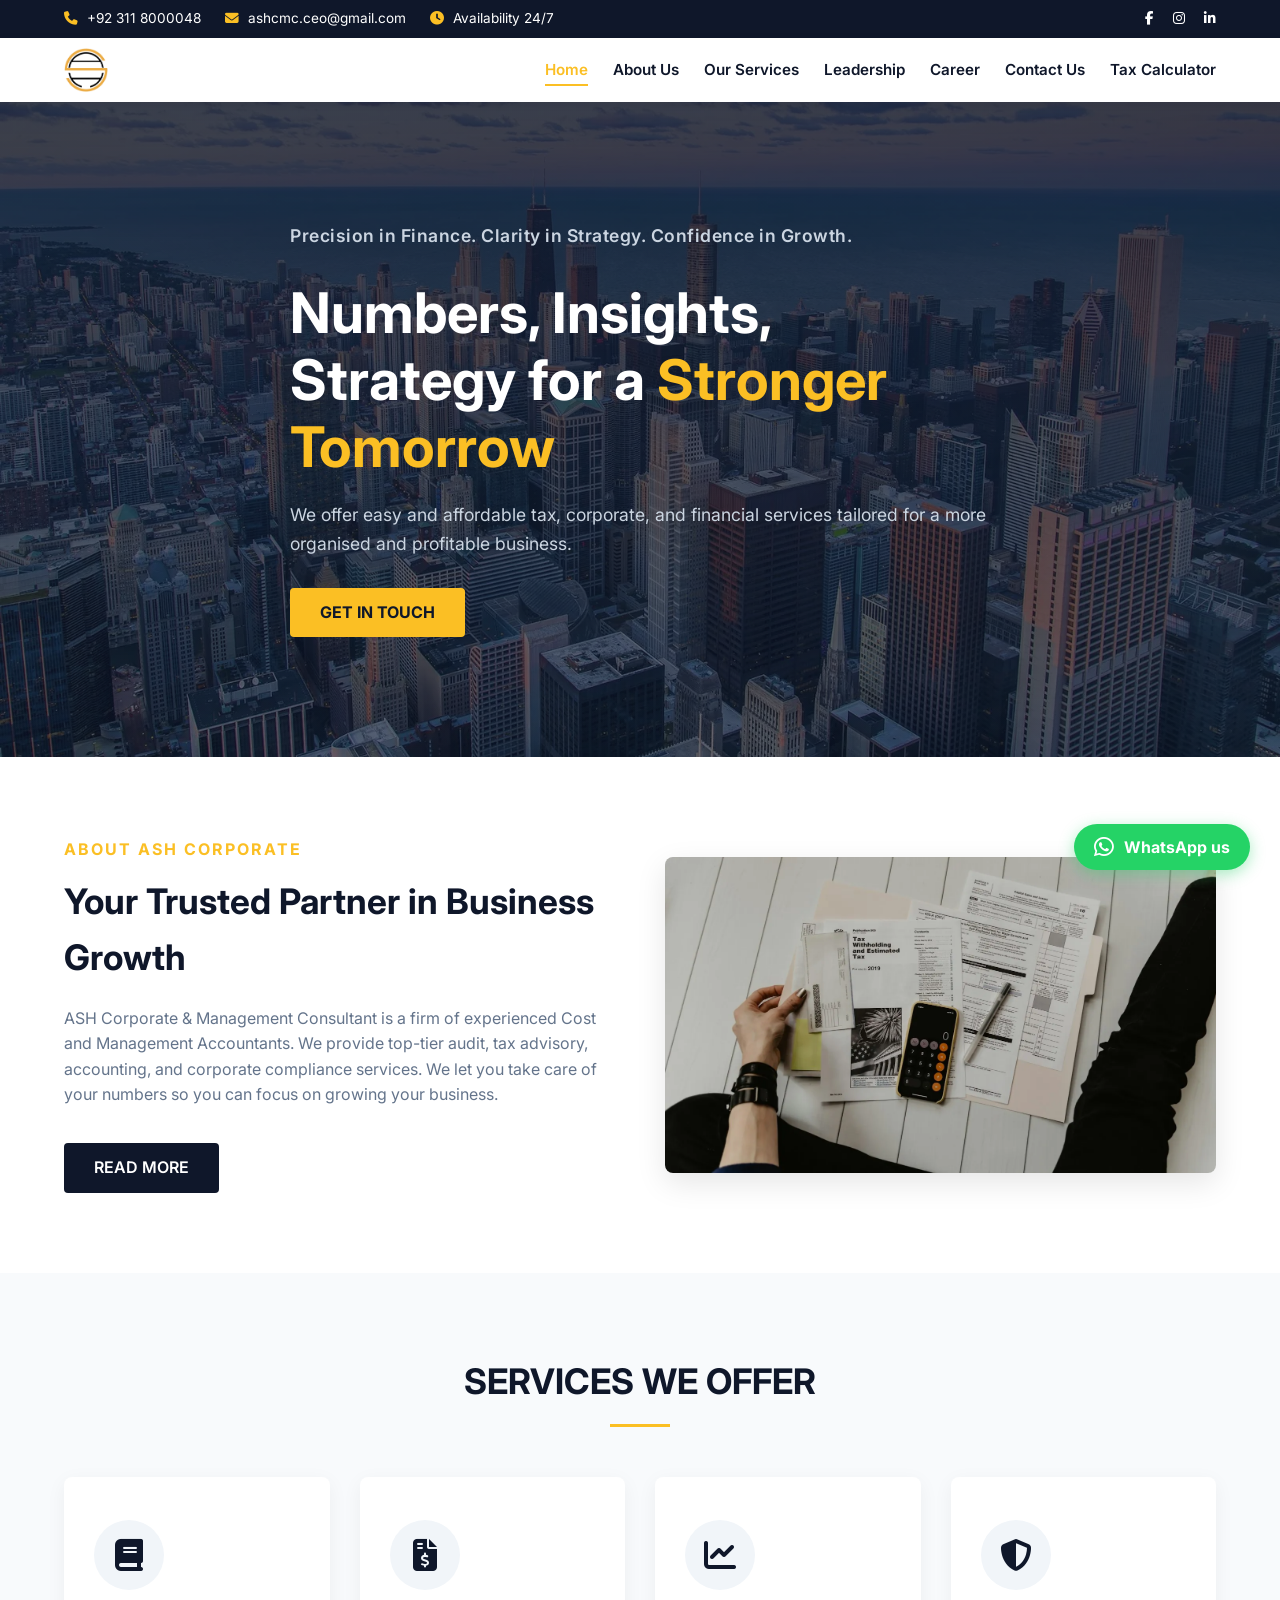
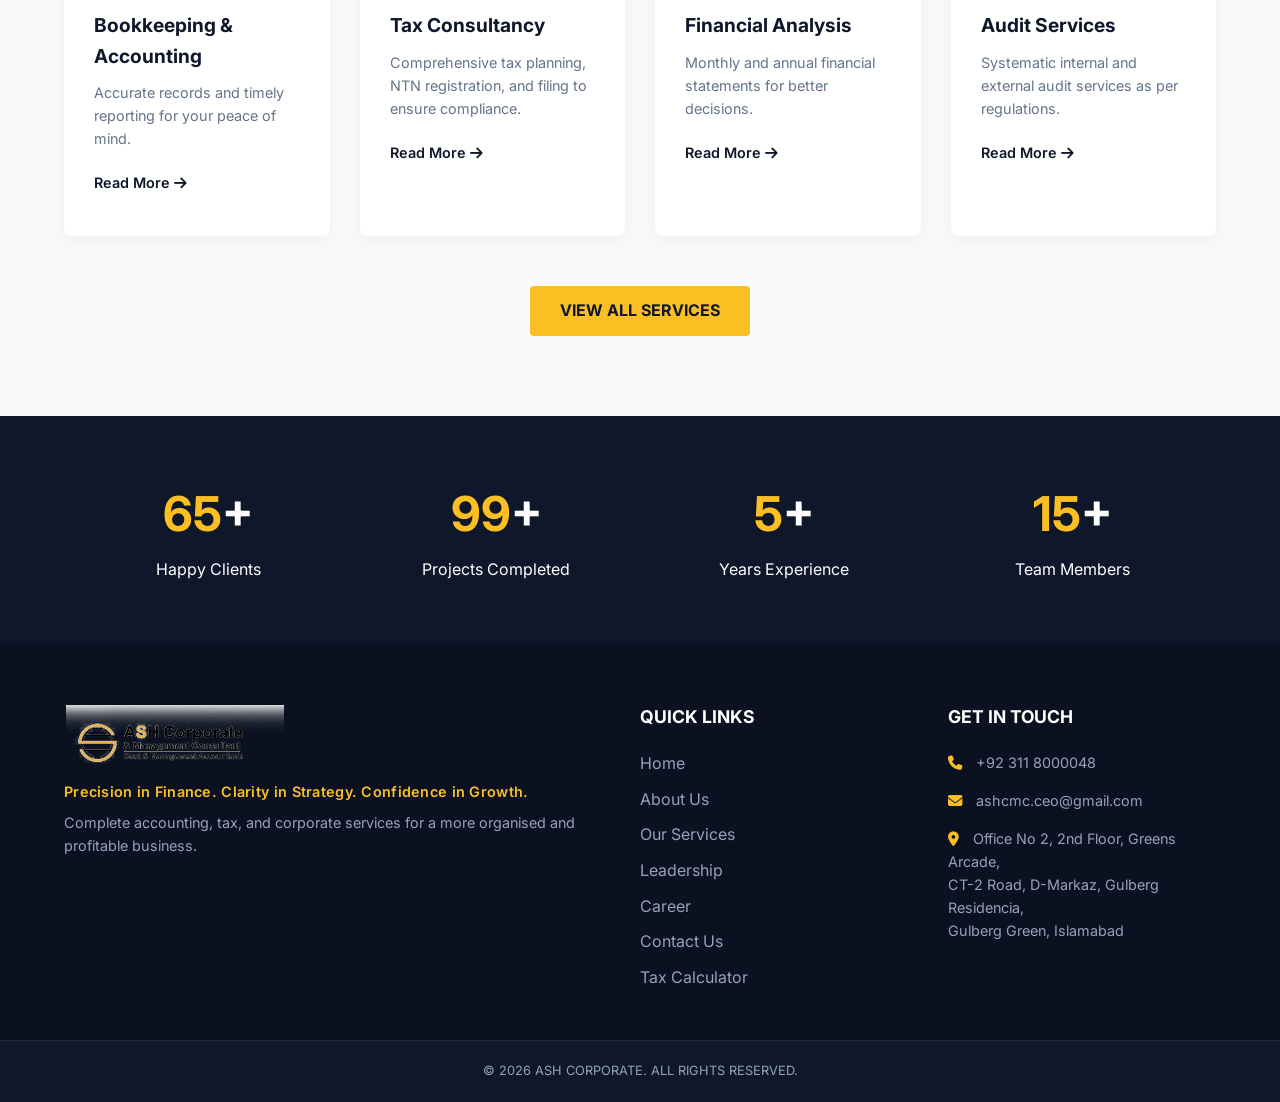
<file: index.html>
<!DOCTYPE html>
<html lang="en">
<head>
    <meta charset="UTF-8">
    <meta name="viewport" content="width=device-width, initial-scale=1.0">
    <title>ASH Corporate | Cost & Management Accountants</title>
    <meta name="description" content="ASH Corporate & Management Consultant, providing tax, corporate, audit, accounting, and financial services in Islamabad.">
    <!-- Favicon -->
    <link rel="icon" href="notlog-favicon.ico">
    <!-- Google Fonts -->
    <link href="https://fonts.googleapis.com/css2?family=Inter:wght@300;400;600;700&display=swap" rel="stylesheet">
    <!-- Font Awesome for Icons -->
    <link rel="stylesheet" href="https://cdnjs.cloudflare.com/ajax/libs/font-awesome/6.4.0/css/all.min.css">
    <!-- Main Stylesheet -->
    <link rel="stylesheet" href="css/style.css">
</head>
<body>

    <!-- Top Bar -->
    <div class="top-bar">
        <div class="container top-bar-flex">
            <div class="top-info">
                <span><i class="fa-solid fa-phone"></i> +92 311 8000048</span>
                <span><i class="fa-solid fa-envelope"></i> ashcmc.ceo@gmail.com</span>
                <span class="top-hours"><i class="fa-solid fa-clock"></i> Availability 24/7</span>
            </div>
            <div class="top-social">
                <a href="https://www.facebook.com/ashcmc" target="_blank" rel="noopener" aria-label="Facebook"><i class="fa-brands fa-facebook-f"></i></a>
                <a href="https://www.instagram.com/ashcmc" target="_blank" rel="noopener" aria-label="Instagram"><i class="fa-brands fa-instagram"></i></a>
                <a href="https://www.linkedin.com/company/ashcmc" target="_blank" rel="noopener" aria-label="LinkedIn"><i class="fa-brands fa-linkedin-in"></i></a>
            </div>
        </div>
    </div>

    <!-- Header / Navbar -->
    <header class="navbar">
        <div class="container nav-flex">
            <a href="index.html" class="logo">
                <img src="logo.webp" alt="ASH Corporate Logo">
            </a>
            <nav>
                <button class="menu-toggle" aria-label="Toggle navigation menu"><i class="fa-solid fa-bars"></i></button>
                <ul class="nav-links">
                    <li><a href="index.html" class="active">Home</a></li>
                    <li><a href="about.html">About Us</a></li>
                    <li><a href="services.html">Our Services</a></li>
                    <li><a href="leadership.html">Leadership</a></li>
                    <li><a href="career.html">Career</a></li>
                    <li><a href="contact.html">Contact Us</a></li>
                    <li><a href="tax.html">Tax Calculator</a></li>
                </ul>
            </nav>
        </div>
    </header>

    <!-- Hero Section -->
    <section class="hero">
        <div class="container hero-content">
            <p class="hero-tagline">Precision in Finance. Clarity in Strategy. Confidence in Growth.</p>
            <h1>Numbers, Insights, Strategy for a <span>Stronger Tomorrow</span></h1>
            <p>We offer easy and affordable tax, corporate, and financial services tailored for a more organised and profitable business.</p>
            <a href="contact.html" class="btn-primary">GET IN TOUCH</a>
        </div>
    </section>

    <!-- Quick About Section -->
    <section class="about-preview section-padding">
        <div class="container about-grid">
            <div class="about-text">
                <h4 class="sub-heading">ABOUT ASH CORPORATE</h4>
                <h2>Your Trusted Partner in Business Growth</h2>
                <p>ASH Corporate & Management Consultant is a firm of experienced Cost and Management Accountants. We provide top-tier audit, tax advisory, accounting, and corporate compliance services. We let you take care of your numbers so you can focus on growing your business.</p>
                <a href="about.html" class="btn-secondary">READ MORE</a>
            </div>
            <div class="about-image">
                <img src="img/about-team.webp" alt="Accounting Team">
            </div>
        </div>
    </section>

    <!-- Services Section -->
    <section class="services-preview section-padding bg-light">
        <div class="container">
            <div class="section-title">
                <h2>SERVICES WE OFFER</h2>
                <div class="divider"></div>
            </div>
            <div class="services-grid">
                <!-- Service 1 -->
                <div class="service-card">
                    <div class="icon-box"><i class="fa-solid fa-book"></i></div>
                    <h3>Bookkeeping & Accounting</h3>
                    <p>Accurate records and timely reporting for your peace of mind.</p>
                    <a href="services.html" class="read-more">Read More <i class="fa-solid fa-arrow-right"></i></a>
                </div>
                <!-- Service 2 -->
                <div class="service-card">
                    <div class="icon-box"><i class="fa-solid fa-file-invoice-dollar"></i></div>
                    <h3>Tax Consultancy</h3>
                    <p>Comprehensive tax planning, NTN registration, and filing to ensure compliance.</p>
                    <a href="services.html" class="read-more">Read More <i class="fa-solid fa-arrow-right"></i></a>
                </div>
                <!-- Service 3 -->
                <div class="service-card">
                    <div class="icon-box"><i class="fa-solid fa-chart-line"></i></div>
                    <h3>Financial Analysis</h3>
                    <p>Monthly and annual financial statements for better decisions.</p>
                    <a href="services.html" class="read-more">Read More <i class="fa-solid fa-arrow-right"></i></a>
                </div>
                <!-- Service 4 -->
                <div class="service-card">
                    <div class="icon-box"><i class="fa-solid fa-shield-halved"></i></div>
                    <h3>Audit Services</h3>
                    <p>Systematic internal and external audit services as per regulations.</p>
                    <a href="services.html" class="read-more">Read More <i class="fa-solid fa-arrow-right"></i></a>
                </div>
            </div>
            <div class="center-btn">
                <a href="services.html" class="btn-primary">VIEW ALL SERVICES</a>
            </div>
        </div>
    </section>

    <!-- Stats Section -->
    <section class="stats-section">
        <div class="container stats-grid">
            <div class="stat-item">
                <h2>65<span>+</span></h2>
                <p>Happy Clients</p>
            </div>
            <div class="stat-item">
                <h2>99<span>+</span></h2>
                <p>Projects Completed</p>
            </div>
            <div class="stat-item">
                <h2>5<span>+</span></h2>
                <p>Years Experience</p>
            </div>
            <div class="stat-item">
                <h2>15<span>+</span></h2>
                <p>Team Members</p>
            </div>
        </div>
    </section>

    <!-- Footer -->
    <footer>
        <div class="container footer-grid">
            <div class="footer-brand">
                <img src="img/ash-corporate-logo-transparent.webp" alt="ASH Corporate &amp; Management Consultant">
                <p class="footer-tagline">Precision in Finance. Clarity in Strategy. Confidence in Growth.</p>
                <p>Complete accounting, tax, and corporate services for a more organised and profitable business.</p>
            </div>
            <div class="footer-links">
                <h3>QUICK LINKS</h3>
                <ul>
                    <li><a href="index.html">Home</a></li>
                    <li><a href="about.html">About Us</a></li>
                    <li><a href="services.html">Our Services</a></li>
                    <li><a href="leadership.html">Leadership</a></li>
                    <li><a href="career.html">Career</a></li>
                    <li><a href="contact.html">Contact Us</a></li>
                    <li><a href="tax.html">Tax Calculator</a></li>
                </ul>
            </div>
            <div class="footer-contact">
                <h3>GET IN TOUCH</h3>
                <p><i class="fa-solid fa-phone"></i> +92 311 8000048</p>
                <p><i class="fa-solid fa-envelope"></i> ashcmc.ceo@gmail.com</p>
                <p><i class="fa-solid fa-location-dot"></i> Office No 2, 2nd Floor, Greens Arcade,<br>CT-2 Road, D-Markaz, Gulberg Residencia,<br>Gulberg Green, Islamabad</p>
            </div>
        </div>
        <div class="footer-bottom">
            <p>&copy; 2026 ASH CORPORATE. ALL RIGHTS RESERVED.</p>
        </div>
    </footer>


    <!-- Floating WhatsApp Button -->
    <a id="whatsapp-btn" href="https://wa.me/923118000048" target="_blank" rel="noopener" aria-label="Chat with ASH Corporate on WhatsApp">
        <i class="fa-brands fa-whatsapp"></i>
        <span>WhatsApp us</span>
    </a>

    <!-- Main JavaScript -->
    <script src="js/main.js"></script>
</body>
</html>
</file>
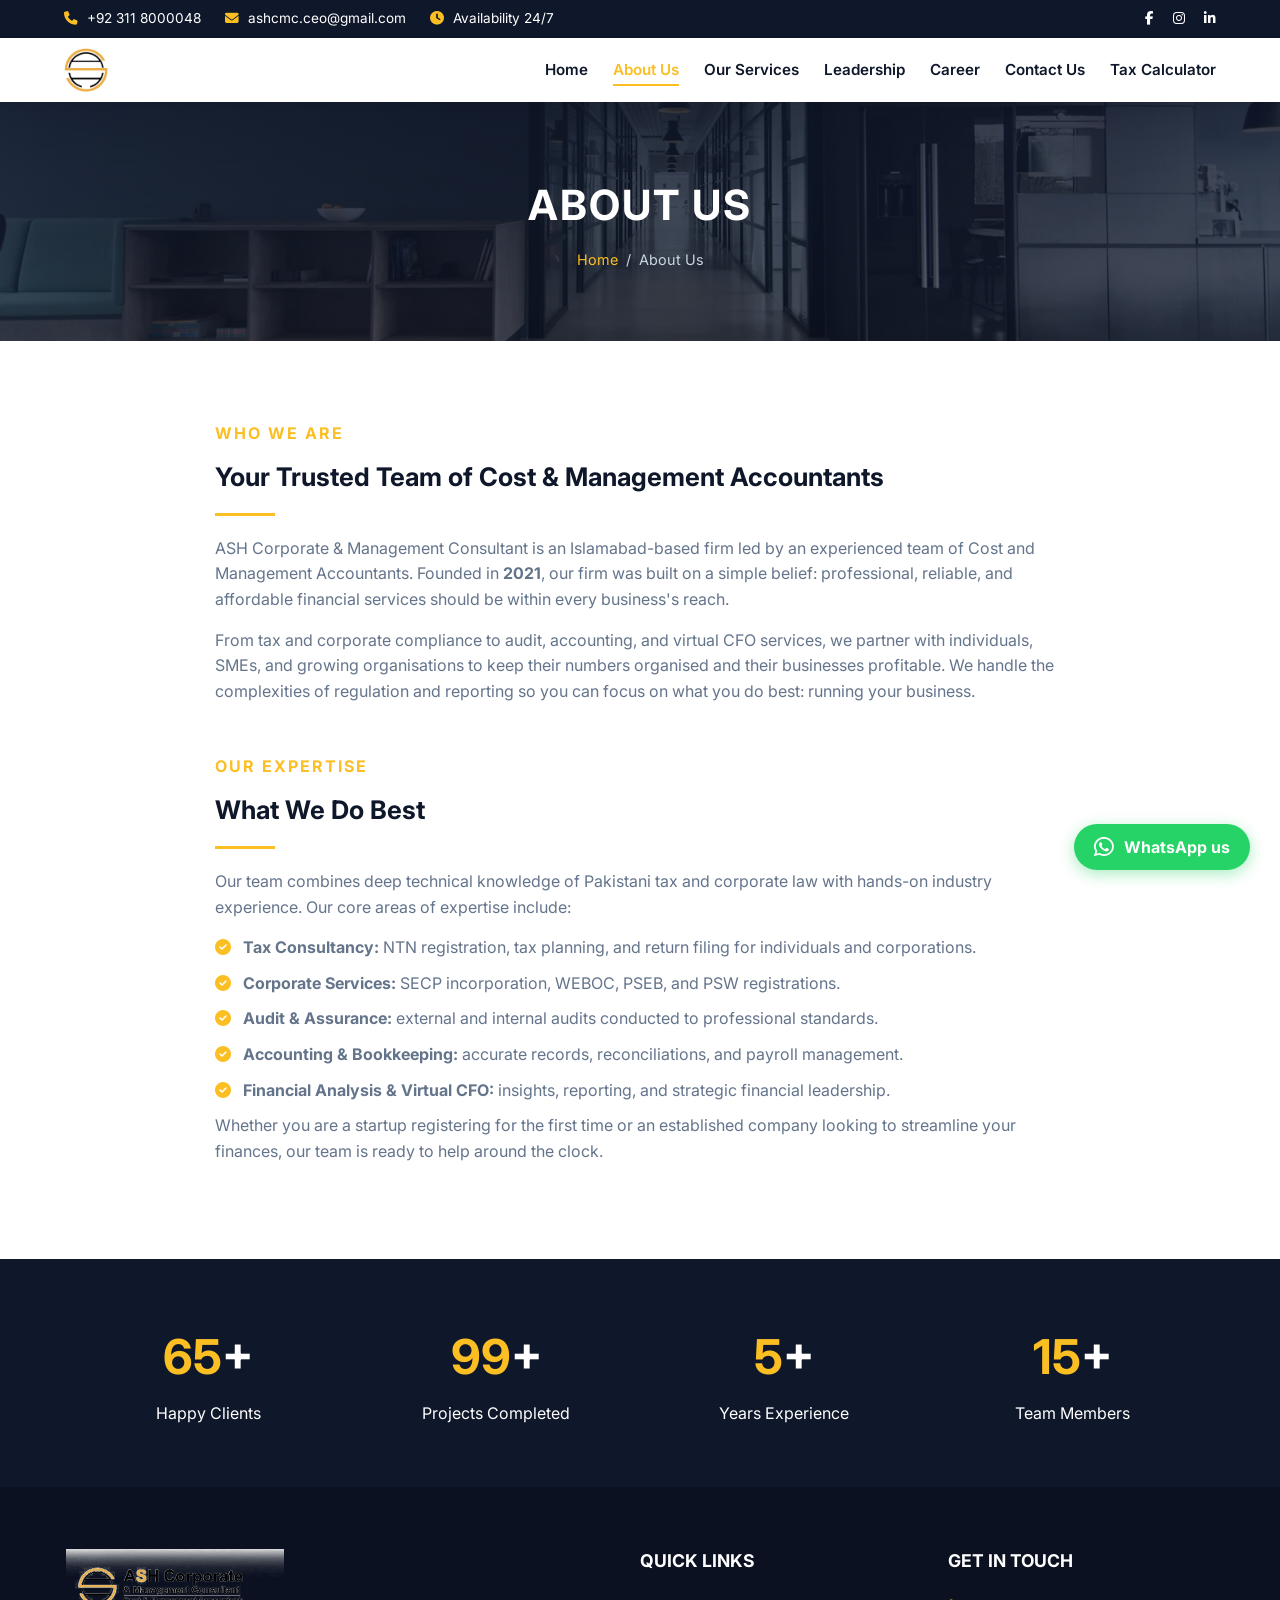
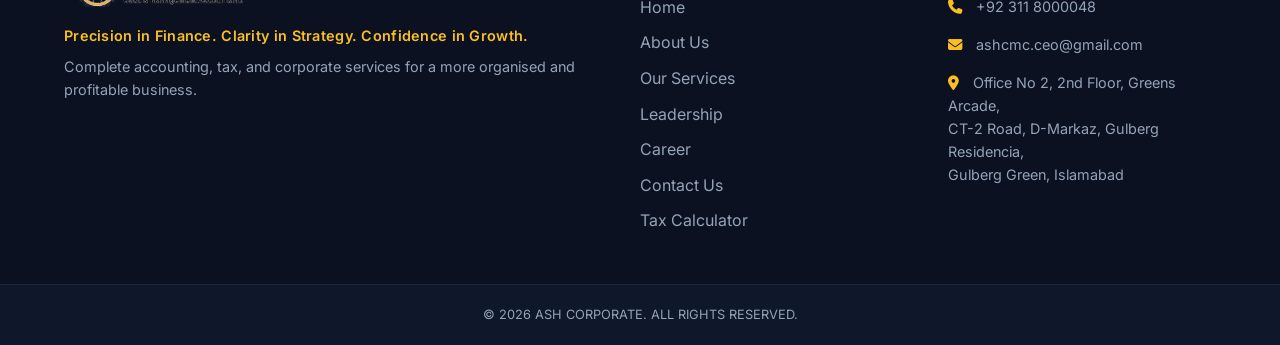
<file: about.html>
<!DOCTYPE html>
<html lang="en">
<head>
    <meta charset="UTF-8">
    <meta name="viewport" content="width=device-width, initial-scale=1.0">
    <title>About Us | ASH Corporate</title>
    <meta name="description" content="ASH Corporate & Management Consultant, an experienced team of Cost and Management Accountants founded in 2021.">
    <link rel="icon" href="notlog-favicon.ico">
    <link href="https://fonts.googleapis.com/css2?family=Inter:wght@300;400;600;700&display=swap" rel="stylesheet">
    <link rel="stylesheet" href="https://cdnjs.cloudflare.com/ajax/libs/font-awesome/6.4.0/css/all.min.css">
    <link rel="stylesheet" href="css/style.css">
</head>
<body>

    <!-- Top Bar -->
    <div class="top-bar">
        <div class="container top-bar-flex">
            <div class="top-info">
                <span><i class="fa-solid fa-phone"></i> +92 311 8000048</span>
                <span><i class="fa-solid fa-envelope"></i> ashcmc.ceo@gmail.com</span>
                <span class="top-hours"><i class="fa-solid fa-clock"></i> Availability 24/7</span>
            </div>
            <div class="top-social">
                <a href="https://www.facebook.com/ashcmc" target="_blank" rel="noopener" aria-label="Facebook"><i class="fa-brands fa-facebook-f"></i></a>
                <a href="https://www.instagram.com/ashcmc" target="_blank" rel="noopener" aria-label="Instagram"><i class="fa-brands fa-instagram"></i></a>
                <a href="https://www.linkedin.com/company/ashcmc" target="_blank" rel="noopener" aria-label="LinkedIn"><i class="fa-brands fa-linkedin-in"></i></a>
            </div>
        </div>
    </div>

    <!-- Header / Navbar -->
    <header class="navbar">
        <div class="container nav-flex">
            <a href="index.html" class="logo">
                <img src="logo.webp" alt="ASH Corporate Logo">
            </a>
            <nav>
                <button class="menu-toggle" aria-label="Toggle navigation menu"><i class="fa-solid fa-bars"></i></button>
                <ul class="nav-links">
                    <li><a href="index.html">Home</a></li>
                    <li><a href="about.html" class="active">About Us</a></li>
                    <li><a href="services.html">Our Services</a></li>
                    <li><a href="leadership.html">Leadership</a></li>
                    <li><a href="career.html">Career</a></li>
                    <li><a href="contact.html">Contact Us</a></li>
                    <li><a href="tax.html">Tax Calculator</a></li>
                </ul>
            </nav>
        </div>
    </header>

    <!-- Page Header -->
    <section class="page-header">
        <div class="container">
            <h1>ABOUT US</h1>
            <p class="crumb"><a href="index.html">Home</a> &nbsp;/&nbsp; About Us</p>
        </div>
    </section>

    <!-- Who We Are & Our Expertise -->
    <section class="section-padding">
        <div class="container about-body">
            <div class="about-block">
                <h4 class="sub-heading">WHO WE ARE</h4>
                <h3>Your Trusted Team of Cost &amp; Management Accountants</h3>
                <div class="divider divider-left"></div>
                <p>ASH Corporate &amp; Management Consultant is an Islamabad-based firm led by an experienced team of Cost and Management Accountants. Founded in <strong>2021</strong>, our firm was built on a simple belief: professional, reliable, and affordable financial services should be within every business's reach.</p>
                <p>From tax and corporate compliance to audit, accounting, and virtual CFO services, we partner with individuals, SMEs, and growing organisations to keep their numbers organised and their businesses profitable. We handle the complexities of regulation and reporting so you can focus on what you do best: running your business.</p>
            </div>

            <div class="about-block">
                <h4 class="sub-heading">OUR EXPERTISE</h4>
                <h3>What We Do Best</h3>
                <div class="divider divider-left"></div>
                <p>Our team combines deep technical knowledge of Pakistani tax and corporate law with hands-on industry experience. Our core areas of expertise include:</p>
                <ul>
                    <li><strong>Tax Consultancy:</strong> NTN registration, tax planning, and return filing for individuals and corporations.</li>
                    <li><strong>Corporate Services:</strong> SECP incorporation, WEBOC, PSEB, and PSW registrations.</li>
                    <li><strong>Audit &amp; Assurance:</strong> external and internal audits conducted to professional standards.</li>
                    <li><strong>Accounting &amp; Bookkeeping:</strong> accurate records, reconciliations, and payroll management.</li>
                    <li><strong>Financial Analysis &amp; Virtual CFO:</strong> insights, reporting, and strategic financial leadership.</li>
                </ul>
                <p>Whether you are a startup registering for the first time or an established company looking to streamline your finances, our team is ready to help around the clock.</p>
            </div>
        </div>
    </section>

    <!-- Stats Section -->
    <section class="stats-section">
        <div class="container stats-grid">
            <div class="stat-item">
                <h2>65<span>+</span></h2>
                <p>Happy Clients</p>
            </div>
            <div class="stat-item">
                <h2>99<span>+</span></h2>
                <p>Projects Completed</p>
            </div>
            <div class="stat-item">
                <h2>5<span>+</span></h2>
                <p>Years Experience</p>
            </div>
            <div class="stat-item">
                <h2>15<span>+</span></h2>
                <p>Team Members</p>
            </div>
        </div>
    </section>

    <!-- Footer -->
    <footer>
        <div class="container footer-grid">
            <div class="footer-brand">
                <img src="img/ash-corporate-logo-transparent.webp" alt="ASH Corporate &amp; Management Consultant">
                <p class="footer-tagline">Precision in Finance. Clarity in Strategy. Confidence in Growth.</p>
                <p>Complete accounting, tax, and corporate services for a more organised and profitable business.</p>
            </div>
            <div class="footer-links">
                <h3>QUICK LINKS</h3>
                <ul>
                    <li><a href="index.html">Home</a></li>
                    <li><a href="about.html">About Us</a></li>
                    <li><a href="services.html">Our Services</a></li>
                    <li><a href="leadership.html">Leadership</a></li>
                    <li><a href="career.html">Career</a></li>
                    <li><a href="contact.html">Contact Us</a></li>
                    <li><a href="tax.html">Tax Calculator</a></li>
                </ul>
            </div>
            <div class="footer-contact">
                <h3>GET IN TOUCH</h3>
                <p><i class="fa-solid fa-phone"></i> +92 311 8000048</p>
                <p><i class="fa-solid fa-envelope"></i> ashcmc.ceo@gmail.com</p>
                <p><i class="fa-solid fa-location-dot"></i> Office No 2, 2nd Floor, Greens Arcade,<br>CT-2 Road, D-Markaz, Gulberg Residencia,<br>Gulberg Green, Islamabad</p>
            </div>
        </div>
        <div class="footer-bottom">
            <p>&copy; 2026 ASH CORPORATE. ALL RIGHTS RESERVED.</p>
        </div>
    </footer>


    <!-- Floating WhatsApp Button -->
    <a id="whatsapp-btn" href="https://wa.me/923118000048" target="_blank" rel="noopener" aria-label="Chat with ASH Corporate on WhatsApp">
        <i class="fa-brands fa-whatsapp"></i>
        <span>WhatsApp us</span>
    </a>

    <!-- Main JavaScript -->
    <script src="js/main.js"></script>
</body>
</html>
</file>
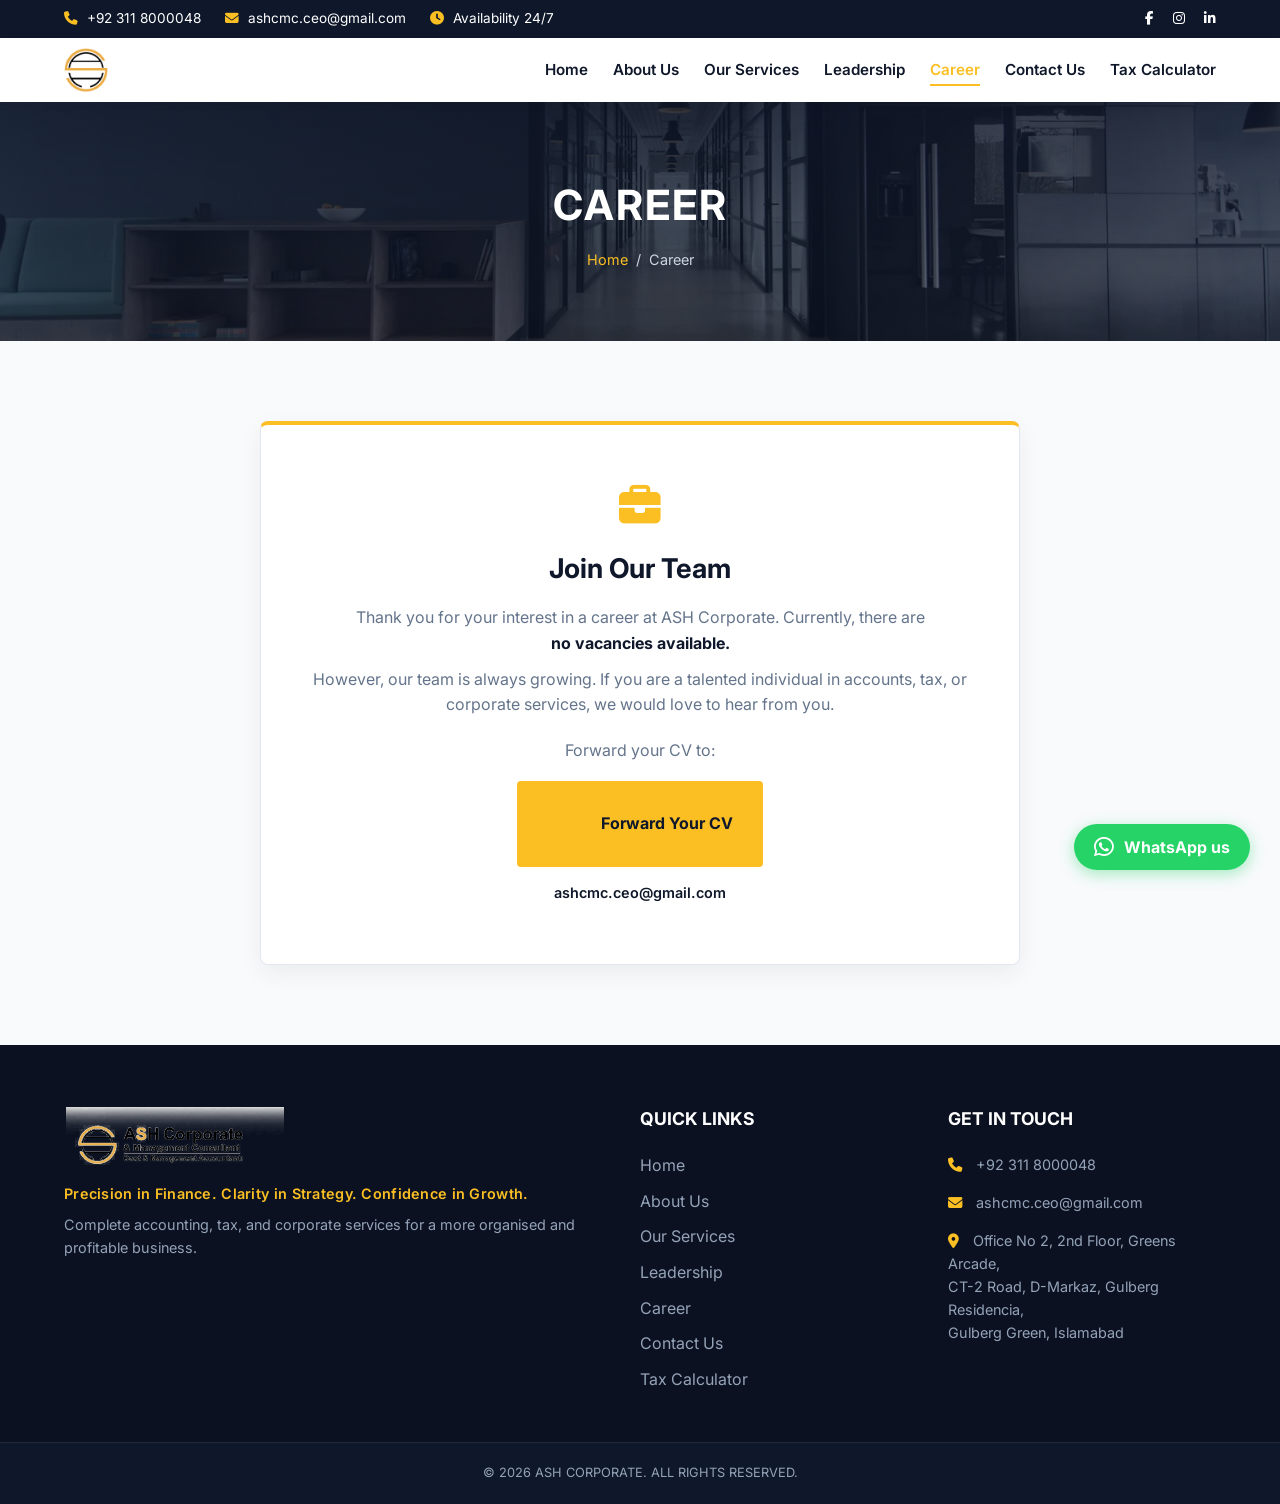
<file: career.html>
<!DOCTYPE html>
<html lang="en">
<head>
    <meta charset="UTF-8">
    <meta name="viewport" content="width=device-width, initial-scale=1.0">
    <title>Career | ASH Corporate</title>
    <meta name="description" content="Careers at ASH Corporate: currently no vacancies available. Forward your CV to ashcmc.ceo@gmail.com.">
    <link rel="icon" href="notlog-favicon.ico">
    <link href="https://fonts.googleapis.com/css2?family=Inter:wght@300;400;600;700&display=swap" rel="stylesheet">
    <link rel="stylesheet" href="https://cdnjs.cloudflare.com/ajax/libs/font-awesome/6.4.0/css/all.min.css">
    <link rel="stylesheet" href="css/style.css">
</head>
<body>

    <!-- Top Bar -->
    <div class="top-bar">
        <div class="container top-bar-flex">
            <div class="top-info">
                <span><i class="fa-solid fa-phone"></i> +92 311 8000048</span>
                <span><i class="fa-solid fa-envelope"></i> ashcmc.ceo@gmail.com</span>
                <span class="top-hours"><i class="fa-solid fa-clock"></i> Availability 24/7</span>
            </div>
            <div class="top-social">
                <a href="https://www.facebook.com/ashcmc" target="_blank" rel="noopener" aria-label="Facebook"><i class="fa-brands fa-facebook-f"></i></a>
                <a href="https://www.instagram.com/ashcmc" target="_blank" rel="noopener" aria-label="Instagram"><i class="fa-brands fa-instagram"></i></a>
                <a href="https://www.linkedin.com/company/ashcmc" target="_blank" rel="noopener" aria-label="LinkedIn"><i class="fa-brands fa-linkedin-in"></i></a>
            </div>
        </div>
    </div>

    <!-- Header / Navbar -->
    <header class="navbar">
        <div class="container nav-flex">
            <a href="index.html" class="logo">
                <img src="logo.webp" alt="ASH Corporate Logo">
            </a>
            <nav>
                <button class="menu-toggle" aria-label="Toggle navigation menu"><i class="fa-solid fa-bars"></i></button>
                <ul class="nav-links">
                    <li><a href="index.html">Home</a></li>
                    <li><a href="about.html">About Us</a></li>
                    <li><a href="services.html">Our Services</a></li>
                    <li><a href="leadership.html">Leadership</a></li>
                    <li><a href="career.html" class="active">Career</a></li>
                    <li><a href="contact.html">Contact Us</a></li>
                    <li><a href="tax.html">Tax Calculator</a></li>
                </ul>
            </nav>
        </div>
    </header>

    <!-- Page Header -->
    <section class="page-header">
        <div class="container">
            <h1>CAREER</h1>
            <p class="crumb"><a href="index.html">Home</a> &nbsp;/&nbsp; Career</p>
        </div>
    </section>

    <!-- Career Content -->
    <section class="section-padding bg-light">
        <div class="container">
            <div class="career-box">
                <i class="fa-solid fa-briefcase"></i>
                <h2>Join Our Team</h2>
                <p>Thank you for your interest in a career at ASH Corporate. Currently, there are</p>
                <p style="font-weight: 700; color: var(--primary-navy);">no vacancies available.</p>
                <p style="margin-top: 10px;">However, our team is always growing. If you are a talented individual in accounts, tax, or corporate services, we would love to hear from you.</p>
                <p style="margin-top: 20px;">Forward your CV to:</p>
                <a href="mailto:ashcmc.ceo@gmail.com?subject=Job%20Application" class="btn-primary cv-btn">
                    <i class="fa-solid fa-paper-plane"></i> Forward Your CV
                </a>
                <p class="cv-email-note">ashcmc.ceo@gmail.com</p>
            </div>
        </div>
    </section>

    <!-- Footer -->
    <footer>
        <div class="container footer-grid">
            <div class="footer-brand">
                <img src="img/ash-corporate-logo-transparent.webp" alt="ASH Corporate &amp; Management Consultant">
                <p class="footer-tagline">Precision in Finance. Clarity in Strategy. Confidence in Growth.</p>
                <p>Complete accounting, tax, and corporate services for a more organised and profitable business.</p>
            </div>
            <div class="footer-links">
                <h3>QUICK LINKS</h3>
                <ul>
                    <li><a href="index.html">Home</a></li>
                    <li><a href="about.html">About Us</a></li>
                    <li><a href="services.html">Our Services</a></li>
                    <li><a href="leadership.html">Leadership</a></li>
                    <li><a href="career.html">Career</a></li>
                    <li><a href="contact.html">Contact Us</a></li>
                    <li><a href="tax.html">Tax Calculator</a></li>
                </ul>
            </div>
            <div class="footer-contact">
                <h3>GET IN TOUCH</h3>
                <p><i class="fa-solid fa-phone"></i> +92 311 8000048</p>
                <p><i class="fa-solid fa-envelope"></i> ashcmc.ceo@gmail.com</p>
                <p><i class="fa-solid fa-location-dot"></i> Office No 2, 2nd Floor, Greens Arcade,<br>CT-2 Road, D-Markaz, Gulberg Residencia,<br>Gulberg Green, Islamabad</p>
            </div>
        </div>
        <div class="footer-bottom">
            <p>&copy; 2026 ASH CORPORATE. ALL RIGHTS RESERVED.</p>
        </div>
    </footer>


    <!-- Floating WhatsApp Button -->
    <a id="whatsapp-btn" href="https://wa.me/923118000048" target="_blank" rel="noopener" aria-label="Chat with ASH Corporate on WhatsApp">
        <i class="fa-brands fa-whatsapp"></i>
        <span>WhatsApp us</span>
    </a>

    <!-- Main JavaScript -->
    <script src="js/main.js"></script>
</body>
</html>
</file>
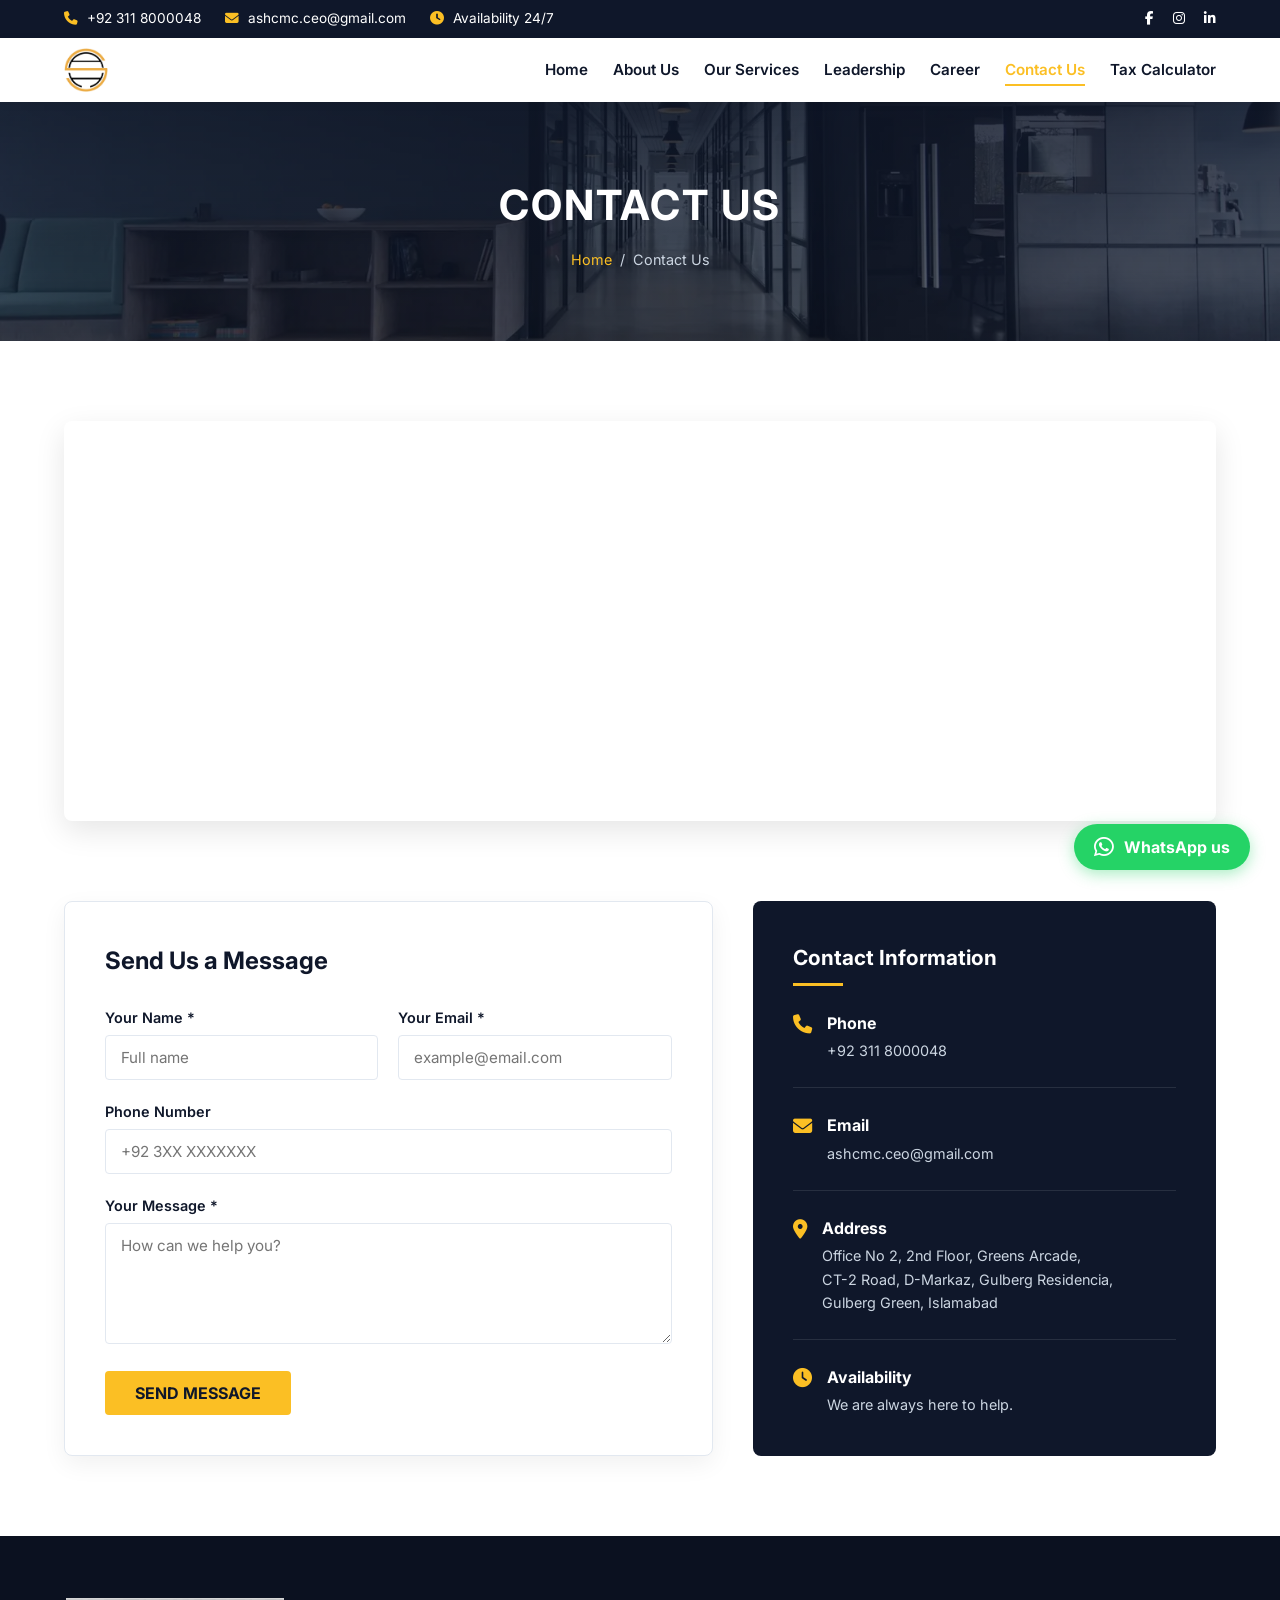
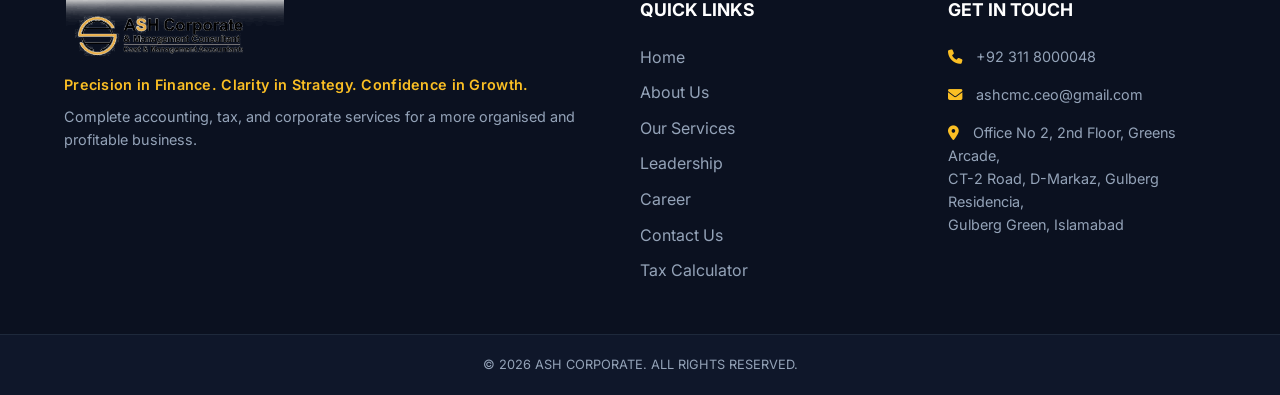
<file: contact.html>
<!DOCTYPE html>
<html lang="en">
<head>
    <meta charset="UTF-8">
    <meta name="viewport" content="width=device-width, initial-scale=1.0">
    <title>Contact Us | ASH Corporate</title>
    <meta name="description" content="Contact ASH Corporate in Islamabad. Phone +92 311 8000048 or email ashcmc.ceo@gmail.com.">
    <link rel="icon" href="notlog-favicon.ico">
    <link href="https://fonts.googleapis.com/css2?family=Inter:wght@300;400;600;700&display=swap" rel="stylesheet">
    <link rel="stylesheet" href="https://cdnjs.cloudflare.com/ajax/libs/font-awesome/6.4.0/css/all.min.css">
    <link rel="stylesheet" href="css/style.css">
</head>
<body>

    <!-- Top Bar -->
    <div class="top-bar">
        <div class="container top-bar-flex">
            <div class="top-info">
                <span><i class="fa-solid fa-phone"></i> +92 311 8000048</span>
                <span><i class="fa-solid fa-envelope"></i> ashcmc.ceo@gmail.com</span>
                <span class="top-hours"><i class="fa-solid fa-clock"></i> Availability 24/7</span>
            </div>
            <div class="top-social">
                <a href="https://www.facebook.com/ashcmc" target="_blank" rel="noopener" aria-label="Facebook"><i class="fa-brands fa-facebook-f"></i></a>
                <a href="https://www.instagram.com/ashcmc" target="_blank" rel="noopener" aria-label="Instagram"><i class="fa-brands fa-instagram"></i></a>
                <a href="https://www.linkedin.com/company/ashcmc" target="_blank" rel="noopener" aria-label="LinkedIn"><i class="fa-brands fa-linkedin-in"></i></a>
            </div>
        </div>
    </div>

    <!-- Header / Navbar -->
    <header class="navbar">
        <div class="container nav-flex">
            <a href="index.html" class="logo">
                <img src="logo.webp" alt="ASH Corporate Logo">
            </a>
            <nav>
                <button class="menu-toggle" aria-label="Toggle navigation menu"><i class="fa-solid fa-bars"></i></button>
                <ul class="nav-links">
                    <li><a href="index.html">Home</a></li>
                    <li><a href="about.html">About Us</a></li>
                    <li><a href="services.html">Our Services</a></li>
                    <li><a href="leadership.html">Leadership</a></li>
                    <li><a href="career.html">Career</a></li>
                    <li><a href="contact.html" class="active">Contact Us</a></li>
                    <li><a href="tax.html">Tax Calculator</a></li>
                </ul>
            </nav>
        </div>
    </header>

    <!-- Page Header -->
    <section class="page-header">
        <div class="container">
            <h1>CONTACT US</h1>
            <p class="crumb"><a href="index.html">Home</a> &nbsp;/&nbsp; Contact Us</p>
        </div>
    </section>

    <!-- Map -->
    <section class="section-padding">
        <div class="container">
            <div class="map-wrap">
                <iframe
                    src="https://maps.google.com/maps?q=Gulberg%20Residencia%2C%20Gulberg%20Green%2C%20Islamabad%2C%20Pakistan&t=&z=14&ie=UTF8&iwloc=&output=embed"
                    allowfullscreen
                    loading="lazy"
                    referrerpolicy="no-referrer-when-downgrade"
                    title="ASH Corporate Office Location, Islamabad"></iframe>
            </div>
        </div>
    </section>

    <!-- Contact Form & Info -->
    <section class="section-padding" style="padding-top: 0;">
        <div class="container contact-grid">
            <!-- Left: Contact Form -->
            <div class="contact-form">
                <h3>Send Us a Message</h3>
                <form id="contactForm">
                    <div class="form-row">
                        <div class="form-group">
                            <label for="cf-name">Your Name *</label>
                            <input type="text" id="cf-name" name="name" placeholder="Full name" required>
                        </div>
                        <div class="form-group">
                            <label for="cf-email">Your Email *</label>
                            <input type="email" id="cf-email" name="email" placeholder="example@email.com" required>
                        </div>
                    </div>
                    <div class="form-group">
                        <label for="cf-phone">Phone Number</label>
                        <input type="tel" id="cf-phone" name="phone" placeholder="+92 3XX XXXXXXX">
                    </div>
                    <div class="form-group">
                        <label for="cf-message">Your Message *</label>
                        <textarea id="cf-message" name="message" rows="5" placeholder="How can we help you?" required></textarea>
                    </div>
                    <button type="submit" class="btn-primary">SEND MESSAGE</button>
                    <div id="form-status" class="form-status"></div>
                </form>
            </div>

            <!-- Right: Navy Info Box -->
            <div class="contact-info-box">
                <h3>Contact Information</h3>
                <div class="info-item">
                    <i class="fa-solid fa-phone"></i>
                    <div>
                        <h4>Phone</h4>
                        <p>+92 311 8000048</p>
                    </div>
                </div>
                <div class="info-item">
                    <i class="fa-solid fa-envelope"></i>
                    <div>
                        <h4>Email</h4>
                        <p>ashcmc.ceo@gmail.com</p>
                    </div>
                </div>
                <div class="info-item">
                    <i class="fa-solid fa-location-dot"></i>
                    <div>
                        <h4>Address</h4>
                        <p>Office No 2, 2nd Floor, Greens Arcade,<br>CT-2 Road, D-Markaz, Gulberg Residencia,<br>Gulberg Green, Islamabad</p>
                    </div>
                </div>
                <div class="info-item">
                    <i class="fa-solid fa-clock"></i>
                    <div>
                        <h4>Availability</h4>
                        <p>We are always here to help.</p>
                    </div>
                </div>
            </div>
        </div>
    </section>

    <!-- Footer -->
    <footer>
        <div class="container footer-grid">
            <div class="footer-brand">
                <img src="img/ash-corporate-logo-transparent.webp" alt="ASH Corporate &amp; Management Consultant">
                <p class="footer-tagline">Precision in Finance. Clarity in Strategy. Confidence in Growth.</p>
                <p>Complete accounting, tax, and corporate services for a more organised and profitable business.</p>
            </div>
            <div class="footer-links">
                <h3>QUICK LINKS</h3>
                <ul>
                    <li><a href="index.html">Home</a></li>
                    <li><a href="about.html">About Us</a></li>
                    <li><a href="services.html">Our Services</a></li>
                    <li><a href="leadership.html">Leadership</a></li>
                    <li><a href="career.html">Career</a></li>
                    <li><a href="contact.html">Contact Us</a></li>
                    <li><a href="tax.html">Tax Calculator</a></li>
                </ul>
            </div>
            <div class="footer-contact">
                <h3>GET IN TOUCH</h3>
                <p><i class="fa-solid fa-phone"></i> +92 311 8000048</p>
                <p><i class="fa-solid fa-envelope"></i> ashcmc.ceo@gmail.com</p>
                <p><i class="fa-solid fa-location-dot"></i> Office No 2, 2nd Floor, Greens Arcade,<br>CT-2 Road, D-Markaz, Gulberg Residencia,<br>Gulberg Green, Islamabad</p>
            </div>
        </div>
        <div class="footer-bottom">
            <p>&copy; 2026 ASH CORPORATE. ALL RIGHTS RESERVED.</p>
        </div>
    </footer>


    <!-- Floating WhatsApp Button -->
    <a id="whatsapp-btn" href="https://wa.me/923118000048" target="_blank" rel="noopener" aria-label="Chat with ASH Corporate on WhatsApp">
        <i class="fa-brands fa-whatsapp"></i>
        <span>WhatsApp us</span>
    </a>

    <!-- Main JavaScript -->
    <script src="js/main.js"></script>
</body>
</html>
</file>
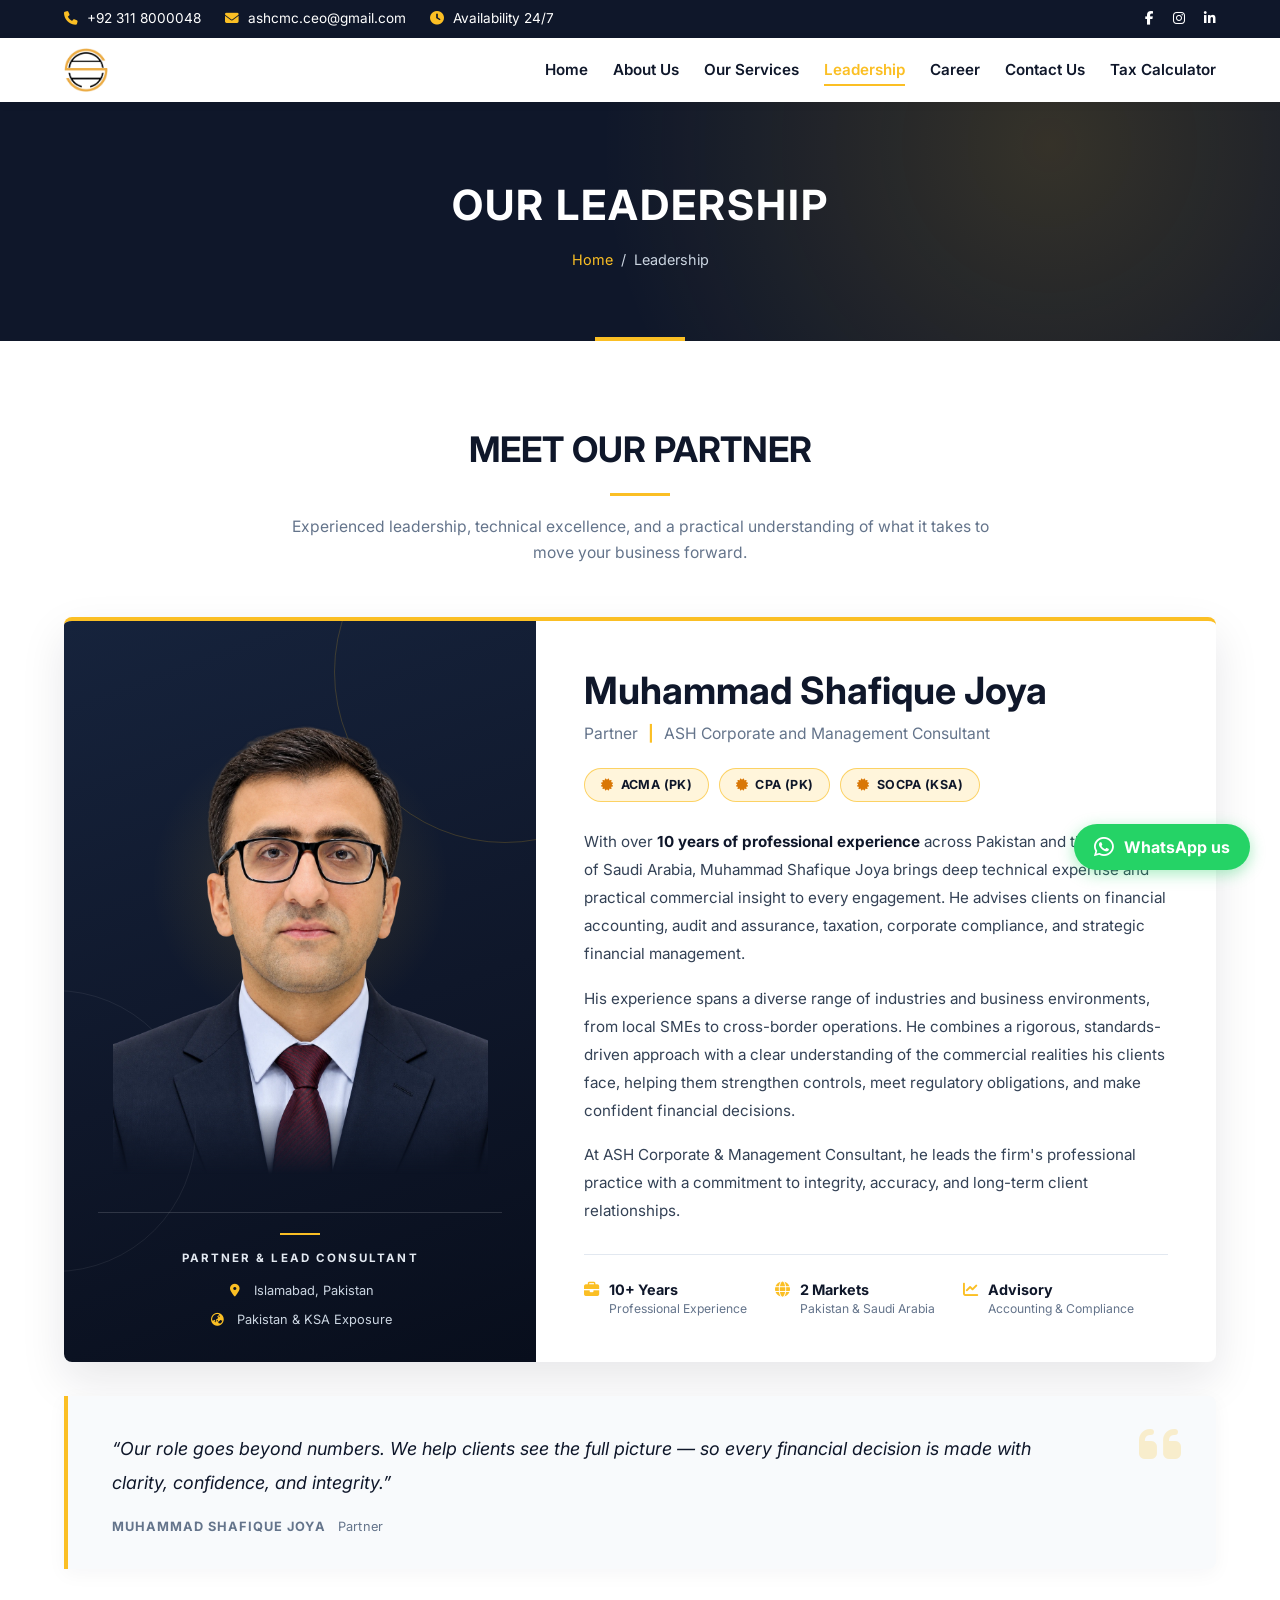
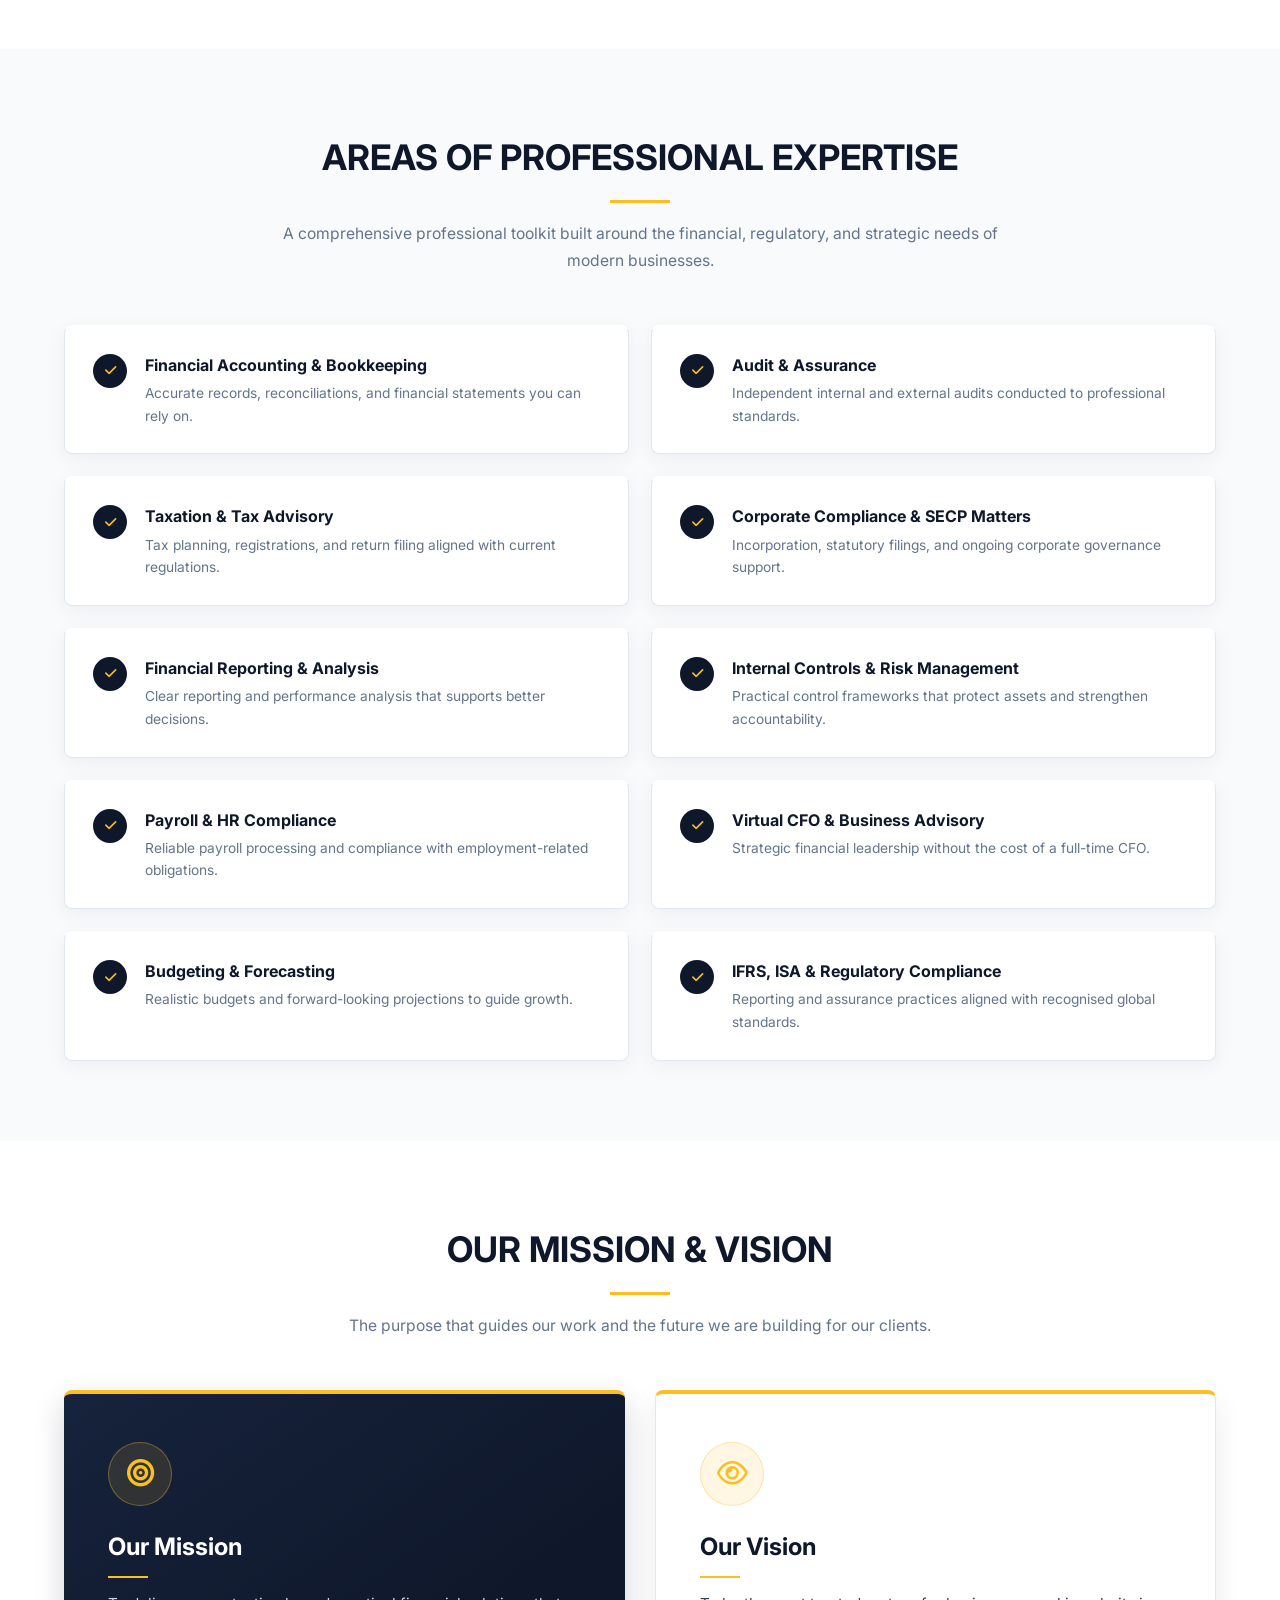
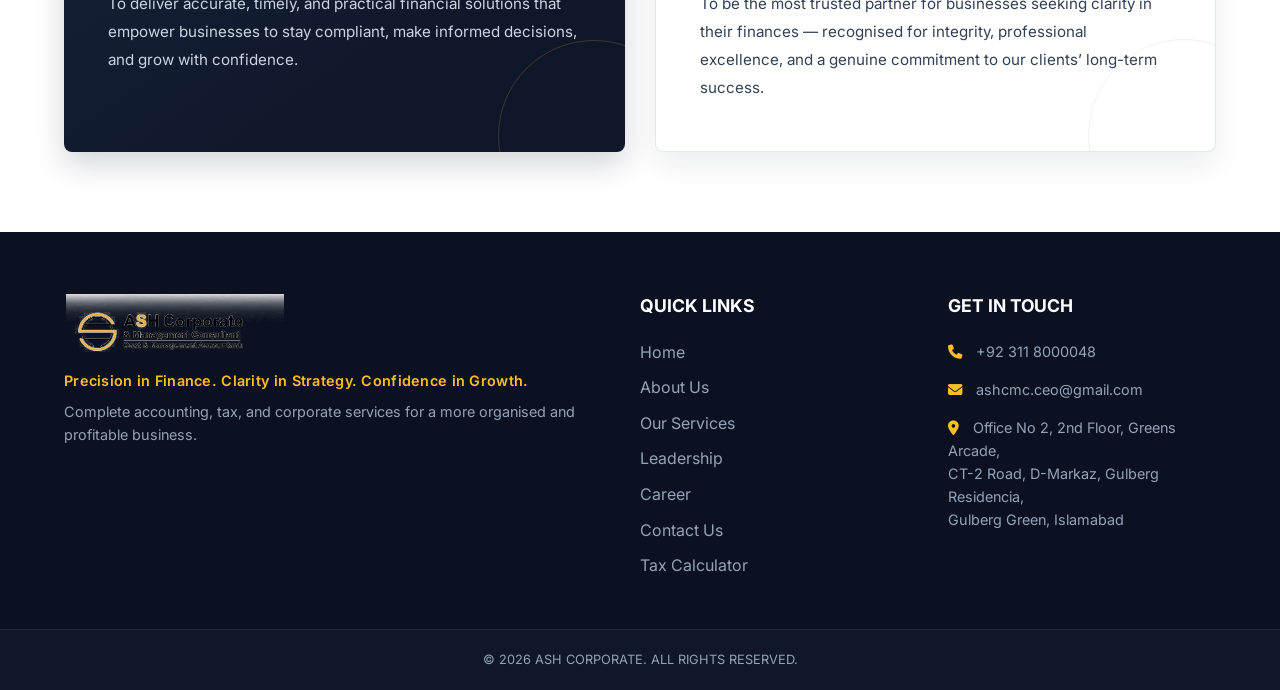
<file: leadership.html>
<!DOCTYPE html>
<html lang="en">
<head>
    <meta charset="UTF-8">
    <meta name="viewport" content="width=device-width, initial-scale=1.0">
    <title>Leadership | ASH Corporate</title>
    <meta name="description" content="Meet Muhammad Shafique Joya, Partner at ASH Corporate & Management Consultant, and learn about our mission, vision, and areas of professional expertise.">
    <link rel="icon" href="notlog-favicon.ico">
    <link href="https://fonts.googleapis.com/css2?family=Inter:wght@300;400;600;700&display=swap" rel="stylesheet">
    <link rel="stylesheet" href="https://cdnjs.cloudflare.com/ajax/libs/font-awesome/6.4.0/css/all.min.css">
    <link rel="stylesheet" href="css/style.css">
</head>
<body>

    <!-- Top Bar -->
    <div class="top-bar">
        <div class="container top-bar-flex">
            <div class="top-info">
                <span><i class="fa-solid fa-phone"></i> +92 311 8000048</span>
                <span><i class="fa-solid fa-envelope"></i> ashcmc.ceo@gmail.com</span>
                <span class="top-hours"><i class="fa-solid fa-clock"></i> Availability 24/7</span>
            </div>
            <div class="top-social">
                <a href="https://www.facebook.com/ashcmc" target="_blank" rel="noopener" aria-label="Facebook"><i class="fa-brands fa-facebook-f"></i></a>
                <a href="https://www.instagram.com/ashcmc" target="_blank" rel="noopener" aria-label="Instagram"><i class="fa-brands fa-instagram"></i></a>
                <a href="https://www.linkedin.com/company/ashcmc" target="_blank" rel="noopener" aria-label="LinkedIn"><i class="fa-brands fa-linkedin-in"></i></a>
            </div>
        </div>
    </div>

    <!-- Header / Navbar -->
    <header class="navbar">
        <div class="container nav-flex">
            <a href="index.html" class="logo">
                <img src="logo.webp" alt="ASH Corporate Logo">
            </a>
            <nav>
                <button class="menu-toggle" aria-label="Toggle navigation menu"><i class="fa-solid fa-bars"></i></button>
                <ul class="nav-links">
                    <li><a href="index.html">Home</a></li>
                    <li><a href="about.html">About Us</a></li>
                    <li><a href="services.html">Our Services</a></li>
                    <li><a href="leadership.html" class="active">Leadership</a></li>
                    <li><a href="career.html">Career</a></li>
                    <li><a href="contact.html">Contact Us</a></li>
                    <li><a href="tax.html">Tax Calculator</a></li>
                </ul>
            </nav>
        </div>
    </header>

    <!-- Page Header -->
    <section class="page-header page-header-leadership">
        <div class="container">
            <h1>OUR LEADERSHIP</h1>
            <p class="crumb"><a href="index.html">Home</a> &nbsp;/&nbsp; Leadership</p>
        </div>
    </section>

    <!-- Meet Our Partner -->
    <section class="partner-section section-padding">
        <div class="container">
            <div class="section-title">
                <h2>MEET OUR PARTNER</h2>
                <div class="divider"></div>
                <p class="section-lead">Experienced leadership, technical excellence, and a practical understanding of what it takes to move your business forward.</p>
            </div>

            <article class="partner-card">
                <!-- Left: Partner portrait -->
                <div class="partner-visual">
                    <div class="partner-photo-wrap">
                        <img class="partner-photo" src="img/shafiq-joya.webp" alt="Muhammad Shafique Joya, Partner at ASH Corporate &amp; Management Consultant" width="1086" height="1448" decoding="async">
                    </div>
                    <div class="partner-visual-overlay">
                        <p class="partner-visual-caption">Partner &amp; Lead Consultant</p>
                        <div class="partner-visual-meta">
                            <span><i class="fa-solid fa-location-dot" aria-hidden="true"></i> Islamabad, Pakistan</span>
                            <span><i class="fa-solid fa-earth-asia" aria-hidden="true"></i> Pakistan &amp; KSA Exposure</span>
                        </div>
                    </div>
                </div>

                <!-- Right: Profile details -->
                <div class="partner-details">
                    <h3 class="partner-name">Muhammad Shafique Joya</h3>
                    <p class="partner-role">Partner <span>|</span> ASH Corporate and Management Consultant</p>

                    <ul class="credential-badges" aria-label="Professional qualifications">
                        <li><i class="fa-solid fa-certificate" aria-hidden="true"></i> ACMA (PK)</li>
                        <li><i class="fa-solid fa-certificate" aria-hidden="true"></i> CPA (PK)</li>
                        <li><i class="fa-solid fa-certificate" aria-hidden="true"></i> SOCPA (KSA)</li>
                    </ul>

                    <div class="partner-profile">
                        <p>With over <strong>10 years of professional experience</strong> across Pakistan and the Kingdom of Saudi Arabia, Muhammad Shafique Joya brings deep technical expertise and practical commercial insight to every engagement. He advises clients on financial accounting, audit and assurance, taxation, corporate compliance, and strategic financial management.</p>
                        <p>His experience spans a diverse range of industries and business environments, from local SMEs to cross-border operations. He combines a rigorous, standards-driven approach with a clear understanding of the commercial realities his clients face, helping them strengthen controls, meet regulatory obligations, and make confident financial decisions.</p>
                        <p>At ASH Corporate &amp; Management Consultant, he leads the firm's professional practice with a commitment to integrity, accuracy, and long-term client relationships.</p>
                    </div>

                    <ul class="partner-facts">
                        <li>
                            <i class="fa-solid fa-briefcase" aria-hidden="true"></i>
                            <span><strong>10+ Years</strong>Professional Experience</span>
                        </li>
                        <li>
                            <i class="fa-solid fa-globe" aria-hidden="true"></i>
                            <span><strong>2 Markets</strong>Pakistan &amp; Saudi Arabia</span>
                        </li>
                        <li>
                            <i class="fa-solid fa-chart-line" aria-hidden="true"></i>
                            <span><strong>Advisory</strong>Accounting &amp; Compliance</span>
                        </li>
                    </ul>
                </div>
            </article>

            <!-- Professional philosophy -->
            <blockquote class="philosophy-quote">
                <span class="quote-mark" aria-hidden="true"><i class="fa-solid fa-quote-left"></i></span>
                <p>&ldquo;Our role goes beyond numbers. We help clients see the full picture &mdash; so every financial decision is made with clarity, confidence, and integrity.&rdquo;</p>
                <cite>Muhammad Shafique Joya <span>Partner</span></cite>
            </blockquote>
        </div>
    </section>

    <!-- Areas of Professional Expertise -->
    <section class="expertise-section section-padding bg-light">
        <div class="container">
            <div class="section-title">
                <h2>AREAS OF PROFESSIONAL EXPERTISE</h2>
                <div class="divider"></div>
                <p class="section-lead">A comprehensive professional toolkit built around the financial, regulatory, and strategic needs of modern businesses.</p>
            </div>

            <div class="expertise-grid">
                <div class="expertise-item">
                    <span class="expertise-check"><i class="fa-solid fa-check" aria-hidden="true"></i></span>
                    <div>
                        <h3>Financial Accounting &amp; Bookkeeping</h3>
                        <p>Accurate records, reconciliations, and financial statements you can rely on.</p>
                    </div>
                </div>
                <div class="expertise-item">
                    <span class="expertise-check"><i class="fa-solid fa-check" aria-hidden="true"></i></span>
                    <div>
                        <h3>Audit &amp; Assurance</h3>
                        <p>Independent internal and external audits conducted to professional standards.</p>
                    </div>
                </div>
                <div class="expertise-item">
                    <span class="expertise-check"><i class="fa-solid fa-check" aria-hidden="true"></i></span>
                    <div>
                        <h3>Taxation &amp; Tax Advisory</h3>
                        <p>Tax planning, registrations, and return filing aligned with current regulations.</p>
                    </div>
                </div>
                <div class="expertise-item">
                    <span class="expertise-check"><i class="fa-solid fa-check" aria-hidden="true"></i></span>
                    <div>
                        <h3>Corporate Compliance &amp; SECP Matters</h3>
                        <p>Incorporation, statutory filings, and ongoing corporate governance support.</p>
                    </div>
                </div>
                <div class="expertise-item">
                    <span class="expertise-check"><i class="fa-solid fa-check" aria-hidden="true"></i></span>
                    <div>
                        <h3>Financial Reporting &amp; Analysis</h3>
                        <p>Clear reporting and performance analysis that supports better decisions.</p>
                    </div>
                </div>
                <div class="expertise-item">
                    <span class="expertise-check"><i class="fa-solid fa-check" aria-hidden="true"></i></span>
                    <div>
                        <h3>Internal Controls &amp; Risk Management</h3>
                        <p>Practical control frameworks that protect assets and strengthen accountability.</p>
                    </div>
                </div>
                <div class="expertise-item">
                    <span class="expertise-check"><i class="fa-solid fa-check" aria-hidden="true"></i></span>
                    <div>
                        <h3>Payroll &amp; HR Compliance</h3>
                        <p>Reliable payroll processing and compliance with employment-related obligations.</p>
                    </div>
                </div>
                <div class="expertise-item">
                    <span class="expertise-check"><i class="fa-solid fa-check" aria-hidden="true"></i></span>
                    <div>
                        <h3>Virtual CFO &amp; Business Advisory</h3>
                        <p>Strategic financial leadership without the cost of a full-time CFO.</p>
                    </div>
                </div>
                <div class="expertise-item">
                    <span class="expertise-check"><i class="fa-solid fa-check" aria-hidden="true"></i></span>
                    <div>
                        <h3>Budgeting &amp; Forecasting</h3>
                        <p>Realistic budgets and forward-looking projections to guide growth.</p>
                    </div>
                </div>
                <div class="expertise-item">
                    <span class="expertise-check"><i class="fa-solid fa-check" aria-hidden="true"></i></span>
                    <div>
                        <h3>IFRS, ISA &amp; Regulatory Compliance</h3>
                        <p>Reporting and assurance practices aligned with recognised global standards.</p>
                    </div>
                </div>
            </div>
        </div>
    </section>

    <!-- Our Mission & Vision -->
    <section class="mv-section section-padding">
        <div class="container">
            <div class="section-title">
                <h2>OUR MISSION &amp; VISION</h2>
                <div class="divider"></div>
                <p class="section-lead">The purpose that guides our work and the future we are building for our clients.</p>
            </div>

            <div class="mv-grid">
                <article class="mv-card mv-mission">
                    <div class="mv-icon"><i class="fa-solid fa-bullseye" aria-hidden="true"></i></div>
                    <h3>Our Mission</h3>
                    <p>To deliver accurate, timely, and practical financial solutions that empower businesses to stay compliant, make informed decisions, and grow with confidence.</p>
                </article>

                <article class="mv-card mv-vision">
                    <div class="mv-icon"><i class="fa-regular fa-eye" aria-hidden="true"></i></div>
                    <h3>Our Vision</h3>
                    <p>To be the most trusted partner for businesses seeking clarity in their finances &mdash; recognised for integrity, professional excellence, and a genuine commitment to our clients&rsquo; long-term success.</p>
                </article>
            </div>
        </div>
    </section>

    <!-- Footer -->
    <footer>
        <div class="container footer-grid">
            <div class="footer-brand">
                <img src="img/ash-corporate-logo-transparent.webp" alt="ASH Corporate &amp; Management Consultant">
                <p class="footer-tagline">Precision in Finance. Clarity in Strategy. Confidence in Growth.</p>
                <p>Complete accounting, tax, and corporate services for a more organised and profitable business.</p>
            </div>
            <div class="footer-links">
                <h3>QUICK LINKS</h3>
                <ul>
                    <li><a href="index.html">Home</a></li>
                    <li><a href="about.html">About Us</a></li>
                    <li><a href="services.html">Our Services</a></li>
                    <li><a href="leadership.html">Leadership</a></li>
                    <li><a href="career.html">Career</a></li>
                    <li><a href="contact.html">Contact Us</a></li>
                    <li><a href="tax.html">Tax Calculator</a></li>
                </ul>
            </div>
            <div class="footer-contact">
                <h3>GET IN TOUCH</h3>
                <p><i class="fa-solid fa-phone"></i> +92 311 8000048</p>
                <p><i class="fa-solid fa-envelope"></i> ashcmc.ceo@gmail.com</p>
                <p><i class="fa-solid fa-location-dot"></i> Office No 2, 2nd Floor, Greens Arcade,<br>CT-2 Road, D-Markaz, Gulberg Residencia,<br>Gulberg Green, Islamabad</p>
            </div>
        </div>
        <div class="footer-bottom">
            <p>&copy; 2026 ASH CORPORATE. ALL RIGHTS RESERVED.</p>
        </div>
    </footer>


    <!-- Floating WhatsApp Button -->
    <a id="whatsapp-btn" href="https://wa.me/923118000048" target="_blank" rel="noopener" aria-label="Chat with ASH Corporate on WhatsApp">
        <i class="fa-brands fa-whatsapp"></i>
        <span>WhatsApp us</span>
    </a>

    <!-- Main JavaScript -->
    <script src="js/main.js"></script>
</body>
</html>
</file>
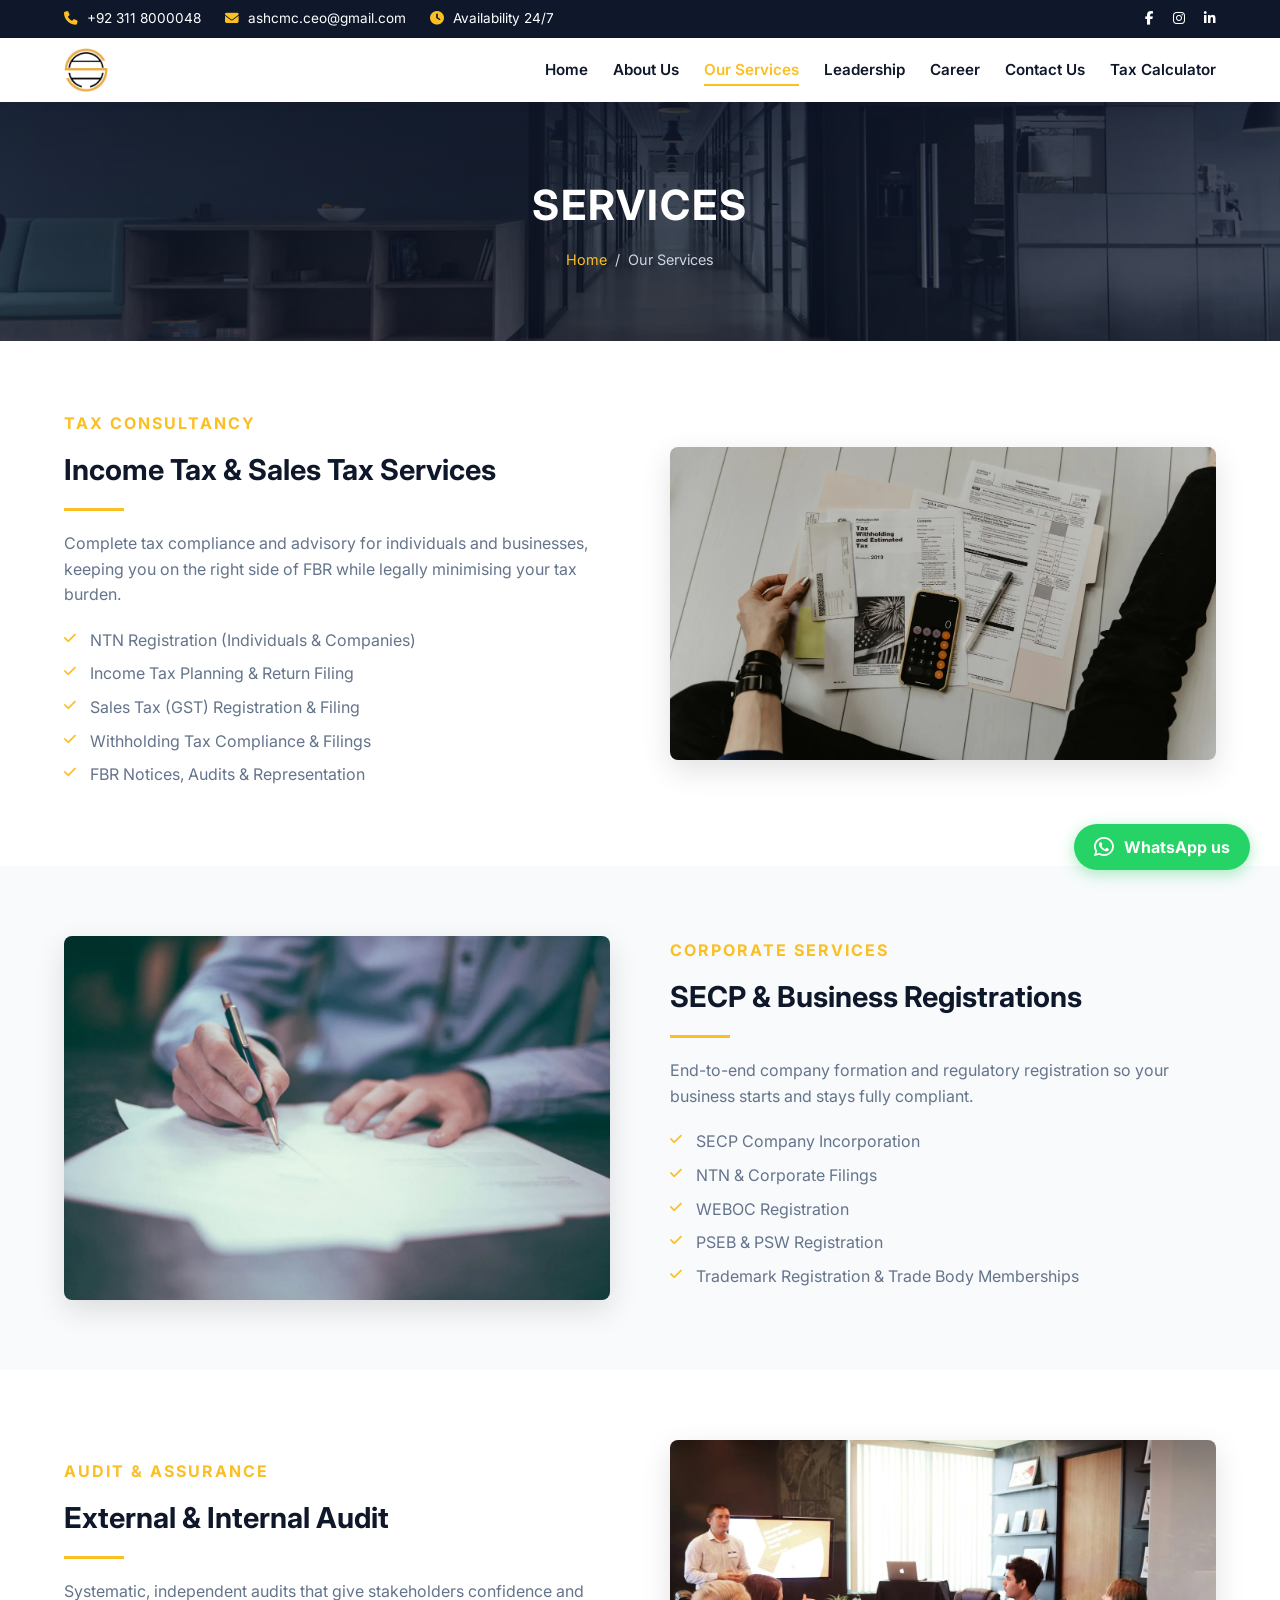
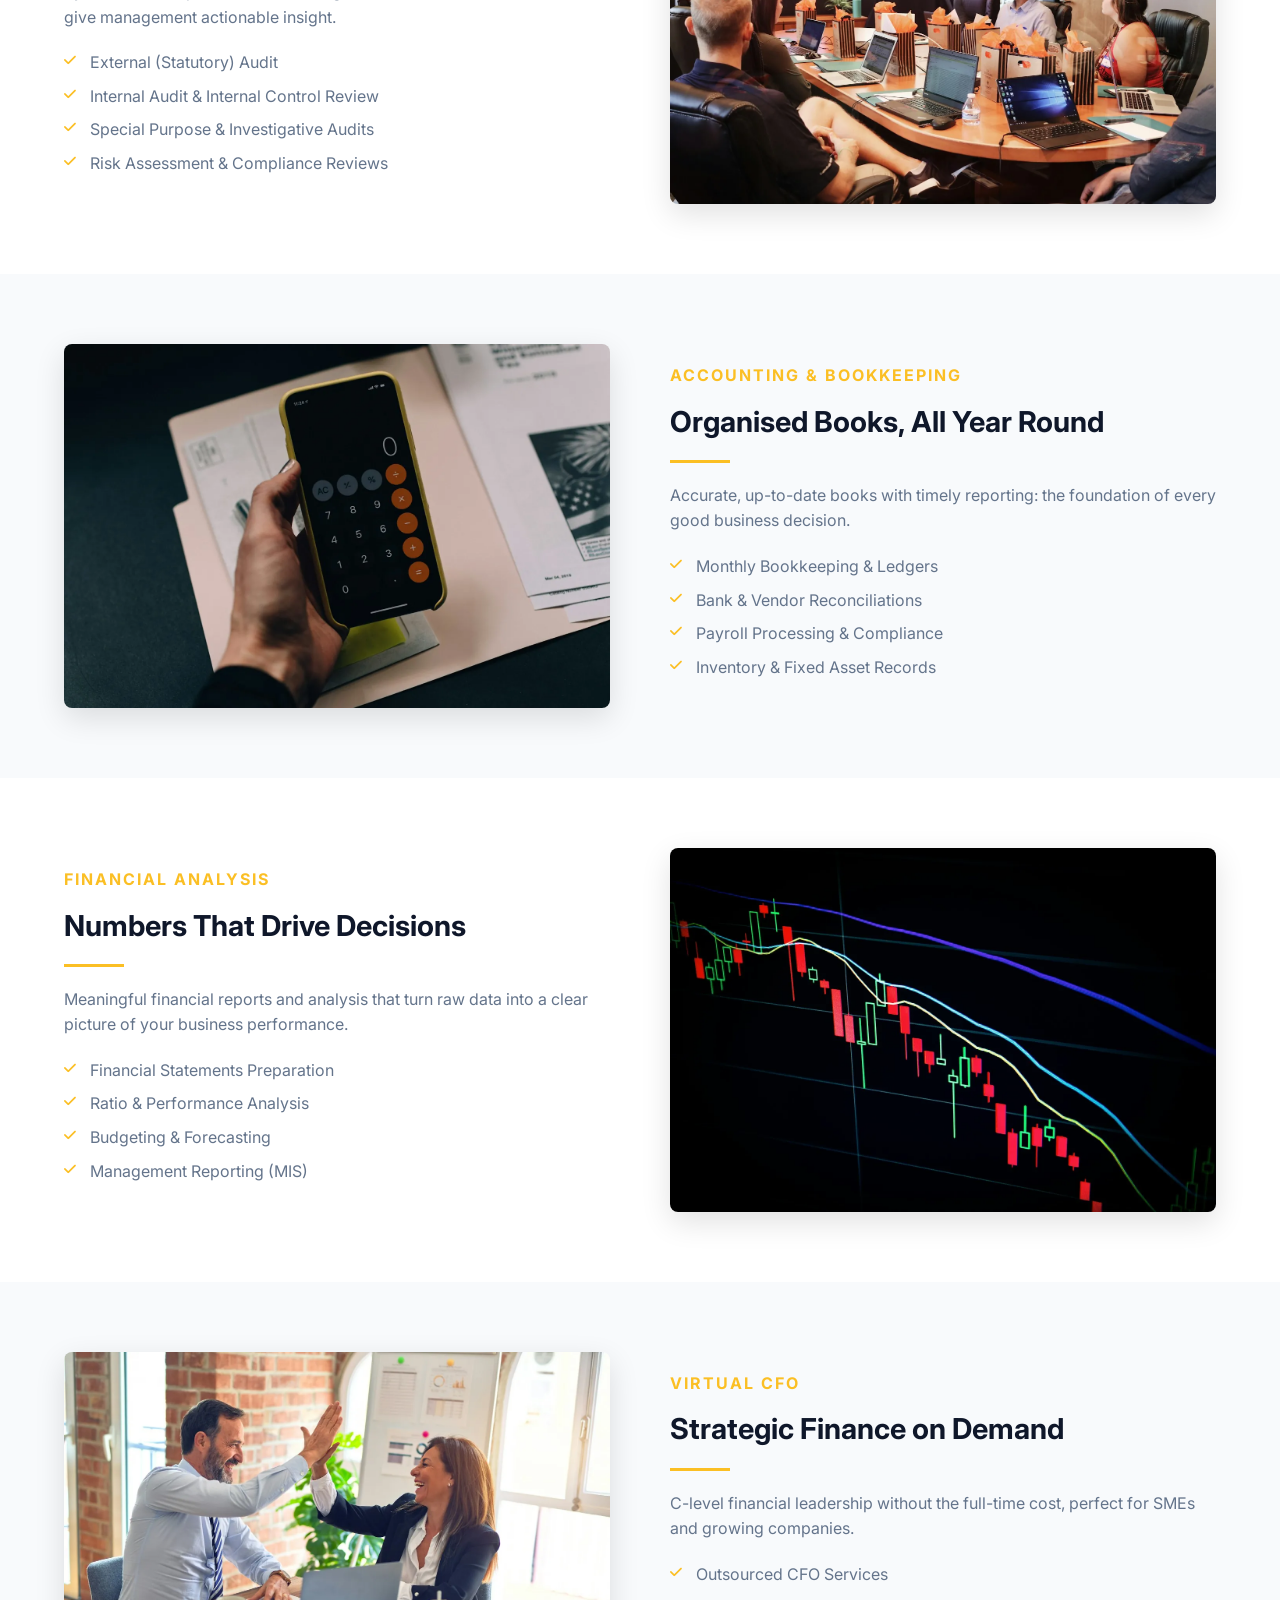
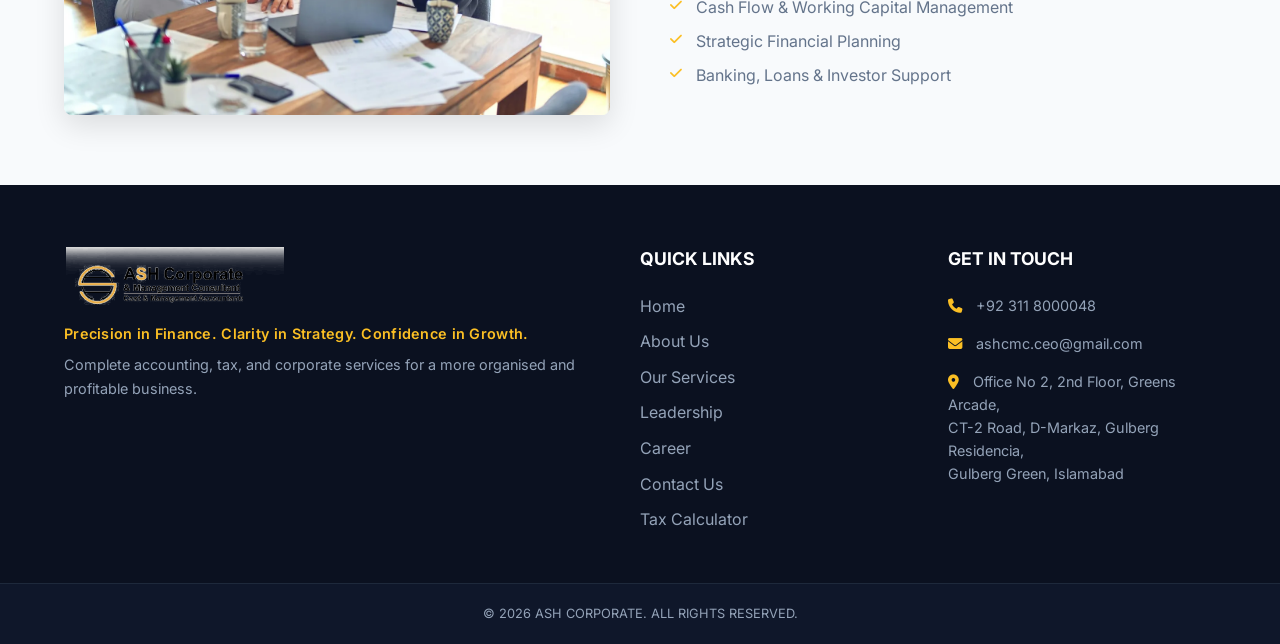
<file: services.html>
<!DOCTYPE html>
<html lang="en">

<head>
    <meta charset="UTF-8">
    <meta name="viewport" content="width=device-width, initial-scale=1.0">
    <title>Our Services | ASH Corporate</title>
    <meta name="description"
        content="Tax consultancy, corporate services, audit, accounting, bookkeeping, financial analysis, and virtual CFO services by ASH Corporate.">
    <link rel="icon" href="notlog-favicon.ico">
    <link href="https://fonts.googleapis.com/css2?family=Inter:wght@300;400;600;700&display=swap" rel="stylesheet">
    <link rel="stylesheet" href="https://cdnjs.cloudflare.com/ajax/libs/font-awesome/6.4.0/css/all.min.css">
    <link rel="stylesheet" href="css/style.css">
</head>

<body>

    <!-- Top Bar -->
    <div class="top-bar">
        <div class="container top-bar-flex">
            <div class="top-info">
                <span><i class="fa-solid fa-phone"></i> +92 311 8000048</span>
                <span><i class="fa-solid fa-envelope"></i> ashcmc.ceo@gmail.com</span>
                <span class="top-hours"><i class="fa-solid fa-clock"></i> Availability 24/7</span>
            </div>
            <div class="top-social">
                <a href="https://www.facebook.com/ashcmc" target="_blank" rel="noopener" aria-label="Facebook"><i
                        class="fa-brands fa-facebook-f"></i></a>
                <a href="https://www.instagram.com/ashcmc" target="_blank" rel="noopener" aria-label="Instagram"><i
                        class="fa-brands fa-instagram"></i></a>
                <a href="https://www.linkedin.com/company/ashcmc" target="_blank" rel="noopener"
                    aria-label="LinkedIn"><i class="fa-brands fa-linkedin-in"></i></a>
            </div>
        </div>
    </div>

    <!-- Header / Navbar -->
    <header class="navbar">
        <div class="container nav-flex">
            <a href="index.html" class="logo">
                <img src="logo.webp" alt="ASH Corporate Logo">
            </a>
            <nav>
                <button class="menu-toggle" aria-label="Toggle navigation menu"><i
                        class="fa-solid fa-bars"></i></button>
                <ul class="nav-links">
                    <li><a href="index.html">Home</a></li>
                    <li><a href="about.html">About Us</a></li>
                    <li><a href="services.html" class="active">Our Services</a></li>
                    <li><a href="leadership.html">Leadership</a></li>
                    <li><a href="career.html">Career</a></li>
                    <li><a href="contact.html">Contact Us</a></li>
                    <li><a href="tax.html">Tax Calculator</a></li>
                </ul>
            </nav>
        </div>
    </header>

    <!-- Page Header -->
    <section class="page-header">
        <div class="container">
            <h1>SERVICES</h1>
            <p class="crumb"><a href="index.html">Home</a> &nbsp;/&nbsp; Our Services</p>
        </div>
    </section>

    <!-- Service 1: Tax Consultancy -->
    <section class="service-row">
        <div class="container service-row-grid">
            <div class="service-title">
                <h4 class="sub-heading">TAX CONSULTANCY</h4>
                <h3>Income Tax &amp; Sales Tax Services</h3>
                <div class="divider divider-left"></div>
                <p>Complete tax compliance and advisory for individuals and businesses, keeping you on the right side of
                    FBR while legally minimising your tax burden.</p>
                <ul>
                    <li>NTN Registration (Individuals &amp; Companies)</li>
                    <li>Income Tax Planning &amp; Return Filing</li>
                    <li>Sales Tax (GST) Registration &amp; Filing</li>
                    <li>Withholding Tax Compliance &amp; Filings</li>
                    <li>FBR Notices, Audits &amp; Representation</li>
                </ul>
            </div>
            <div class="service-img">
                <img src="img/tax.webp"
                    alt="Tax consultancy services">
            </div>
        </div>
    </section>

    <!-- Service 2: Corporate Services (light grey, reversed) -->
    <section class="service-row bg-light reverse">
        <div class="container service-row-grid">
            <div class="service-img">
                <img src="img/corporate.webp"
                    alt="Corporate registration services">
            </div>
            <div class="service-title">
                <h4 class="sub-heading">CORPORATE SERVICES</h4>
                <h3>SECP &amp; Business Registrations</h3>
                <div class="divider divider-left"></div>
                <p>End-to-end company formation and regulatory registration so your business starts and stays fully
                    compliant.</p>
                <ul>
                    <li>SECP Company Incorporation</li>
                    <li>NTN &amp; Corporate Filings</li>
                    <li>WEBOC Registration</li>
                    <li>PSEB &amp; PSW Registration</li>
                    <li>Trademark Registration &amp; Trade Body Memberships</li>
                </ul>
            </div>
        </div>
    </section>

    <!-- Service 3: Audit (white) -->
    <section class="service-row">
        <div class="container service-row-grid">
            <div class="service-title">
                <h4 class="sub-heading">AUDIT &amp; ASSURANCE</h4>
                <h3>External &amp; Internal Audit</h3>
                <div class="divider divider-left"></div>
                <p>Systematic, independent audits that give stakeholders confidence and give management actionable
                    insight.</p>
                <ul>
                    <li>External (Statutory) Audit</li>
                    <li>Internal Audit &amp; Internal Control Review</li>
                    <li>Special Purpose &amp; Investigative Audits</li>
                    <li>Risk Assessment &amp; Compliance Reviews</li>
                </ul>
            </div>
            <div class="service-img">
                <img src="img/audit.webp"
                    alt="Audit services">
            </div>
        </div>
    </section>

    <!-- Service 4: Accounting & Bookkeeping (light grey, reversed) -->
    <section class="service-row bg-light reverse">
        <div class="container service-row-grid">
            <div class="service-img">
                <img src="img/bookkeeping.webp"
                    alt="Accounting and bookkeeping services">
            </div>
            <div class="service-title">
                <h4 class="sub-heading">ACCOUNTING &amp; BOOKKEEPING</h4>
                <h3>Organised Books, All Year Round</h3>
                <div class="divider divider-left"></div>
                <p>Accurate, up-to-date books with timely reporting: the foundation of every good business decision.
                </p>
                <ul>
                    <li>Monthly Bookkeeping &amp; Ledgers</li>
                    <li>Bank &amp; Vendor Reconciliations</li>
                    <li>Payroll Processing &amp; Compliance</li>
                    <li>Inventory &amp; Fixed Asset Records</li>
                </ul>
            </div>
        </div>
    </section>

    <!-- Service 5: Financial Analysis (white) -->
    <section class="service-row">
        <div class="container service-row-grid">
            <div class="service-title">
                <h4 class="sub-heading">FINANCIAL ANALYSIS</h4>
                <h3>Numbers That Drive Decisions</h3>
                <div class="divider divider-left"></div>
                <p>Meaningful financial reports and analysis that turn raw data into a clear picture of your business
                    performance.</p>
                <ul>
                    <li>Financial Statements Preparation</li>
                    <li>Ratio &amp; Performance Analysis</li>
                    <li>Budgeting &amp; Forecasting</li>
                    <li>Management Reporting (MIS)</li>
                </ul>
            </div>
            <div class="service-img">
                <img src="img/analysis.webp"
                    alt="Financial analysis and reporting">
            </div>
        </div>
    </section>

    <!-- Service 6: Virtual CFO (light grey, reversed) -->
    <section class="service-row bg-light reverse">
        <div class="container service-row-grid">
            <div class="service-img">
                <img src="img/cfo.webp"
                    alt="Virtual CFO services">
            </div>
            <div class="service-title">
                <h4 class="sub-heading">VIRTUAL CFO</h4>
                <h3>Strategic Finance on Demand</h3>
                <div class="divider divider-left"></div>
                <p>C-level financial leadership without the full-time cost, perfect for SMEs and growing companies.</p>
                <ul>
                    <li>Outsourced CFO Services</li>
                    <li>Cash Flow &amp; Working Capital Management</li>
                    <li>Strategic Financial Planning</li>
                    <li>Banking, Loans &amp; Investor Support</li>
                </ul>
            </div>
        </div>
    </section>

    <!-- Footer -->
    <footer>
        <div class="container footer-grid">
            <div class="footer-brand">
                <img src="img/ash-corporate-logo-transparent.webp" alt="ASH Corporate &amp; Management Consultant">
                <p class="footer-tagline">Precision in Finance. Clarity in Strategy. Confidence in Growth.</p>
                <p>Complete accounting, tax, and corporate services for a more organised and profitable business.</p>
            </div>
            <div class="footer-links">
                <h3>QUICK LINKS</h3>
                <ul>
                    <li><a href="index.html">Home</a></li>
                    <li><a href="about.html">About Us</a></li>
                    <li><a href="services.html">Our Services</a></li>
                    <li><a href="leadership.html">Leadership</a></li>
                    <li><a href="career.html">Career</a></li>
                    <li><a href="contact.html">Contact Us</a></li>
                    <li><a href="tax.html">Tax Calculator</a></li>
                </ul>
            </div>
            <div class="footer-contact">
                <h3>GET IN TOUCH</h3>
                <p><i class="fa-solid fa-phone"></i> +92 311 8000048</p>
                <p><i class="fa-solid fa-envelope"></i> ashcmc.ceo@gmail.com</p>
                <p><i class="fa-solid fa-location-dot"></i> Office No 2, 2nd Floor, Greens Arcade,<br>CT-2 Road, D-Markaz, Gulberg Residencia,<br>Gulberg Green, Islamabad</p>
            </div>
        </div>
        <div class="footer-bottom">
            <p>&copy; 2026 ASH CORPORATE. ALL RIGHTS RESERVED.</p>
        </div>
    </footer>


    <!-- Floating WhatsApp Button -->
    <a id="whatsapp-btn" href="https://wa.me/923118000048" target="_blank" rel="noopener" aria-label="Chat with ASH Corporate on WhatsApp">
        <i class="fa-brands fa-whatsapp"></i>
        <span>WhatsApp us</span>
    </a>

    <!-- Main JavaScript -->
    <script src="js/main.js"></script>
</body>

</html>
</file>
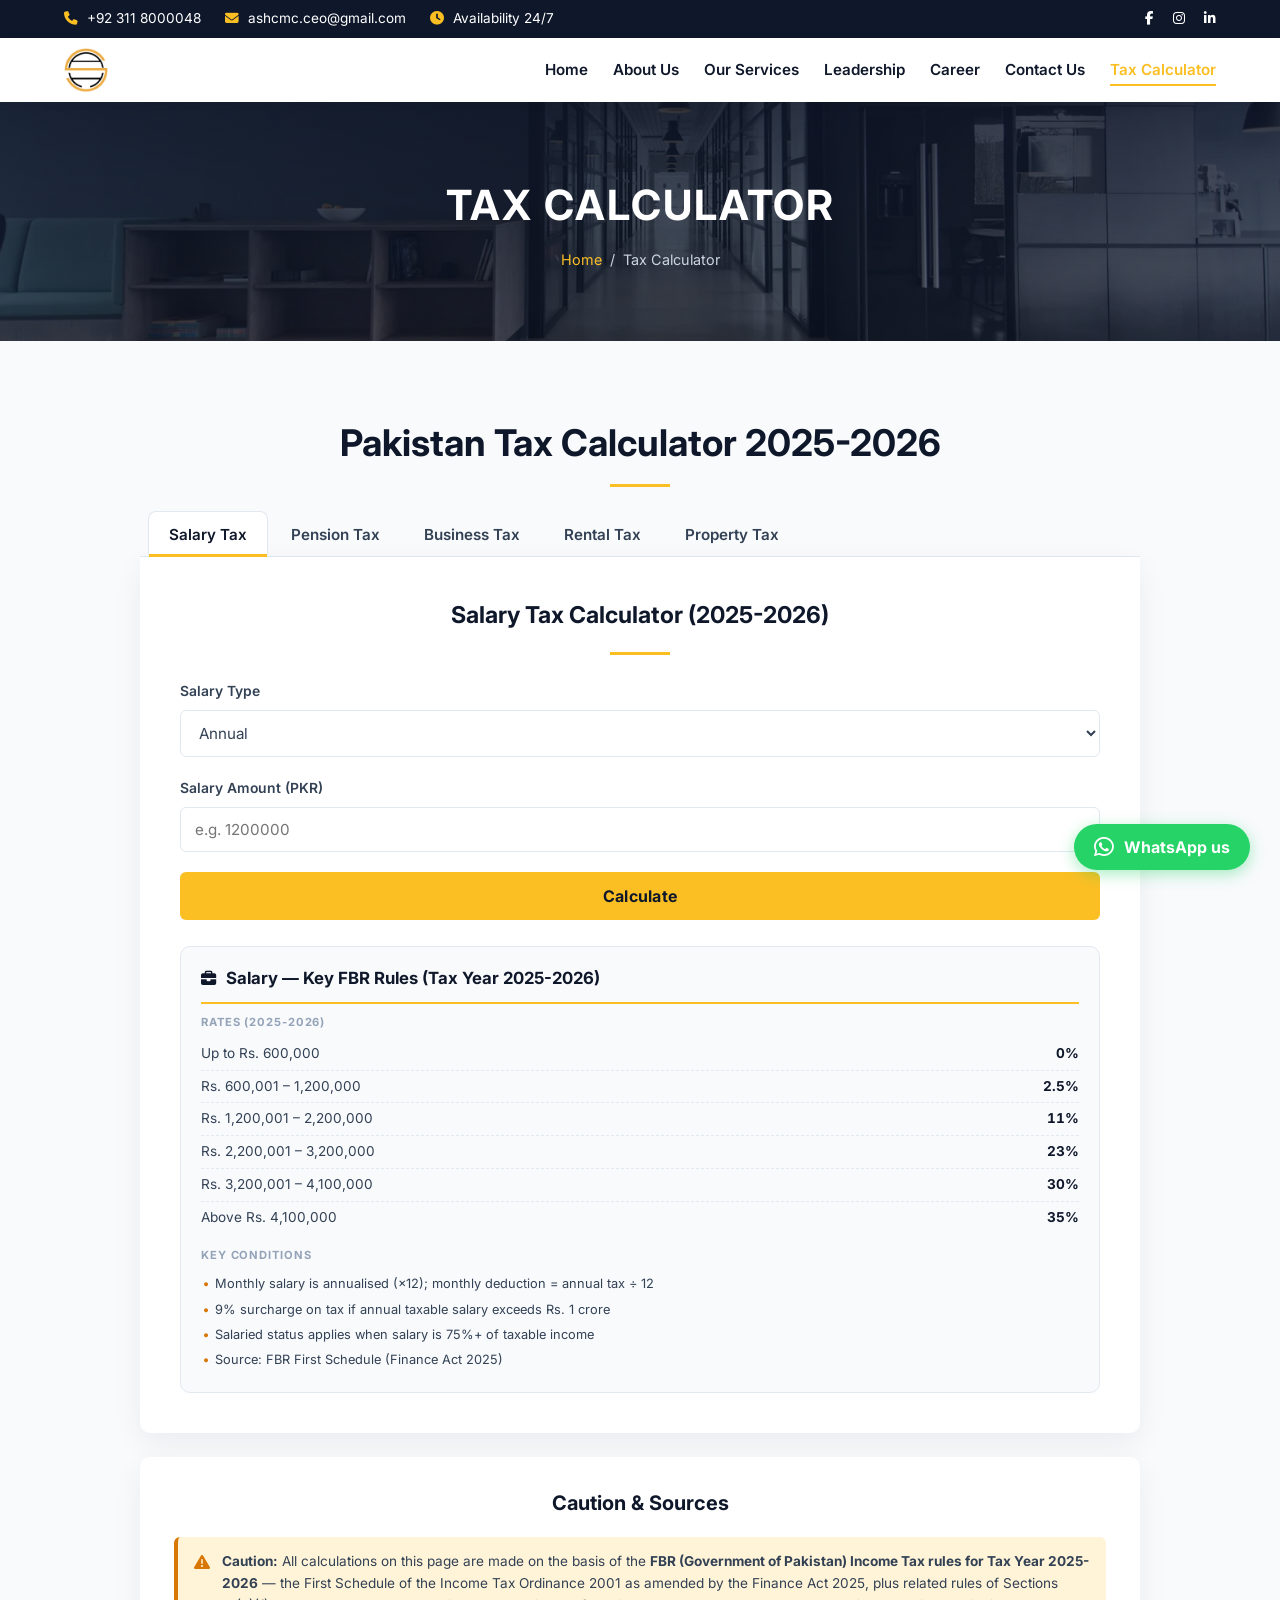
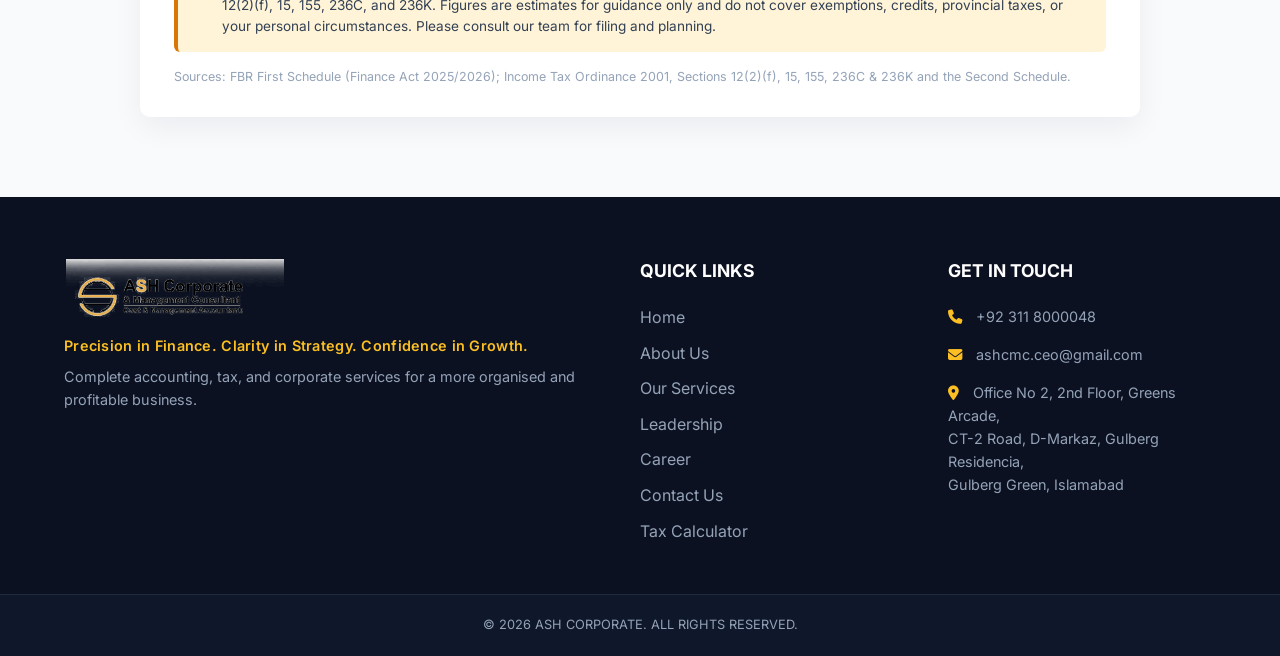
<file: tax.html>
<!DOCTYPE html>
<html lang="en">
<head>
    <meta charset="UTF-8">
    <meta name="viewport" content="width=device-width, initial-scale=1.0">
    <title>Tax Calculator | ASH Corporate</title>
    <meta name="description" content="Free Pakistan tax calculator (FBR rules, Tax Year 2025-2026) for salary, pension, business, rental income, and property transactions. Estimate your annual and monthly tax quickly.">
    <link rel="icon" href="notlog-favicon.ico">
    <link href="https://fonts.googleapis.com/css2?family=Inter:wght@300;400;600;700&display=swap" rel="stylesheet">
    <link rel="stylesheet" href="https://cdnjs.cloudflare.com/ajax/libs/font-awesome/6.4.0/css/all.min.css">
    <link rel="stylesheet" href="css/style.css">
</head>
<body>

    <!-- Top Bar -->
    <div class="top-bar">
        <div class="container top-bar-flex">
            <div class="top-info">
                <span><i class="fa-solid fa-phone"></i> +92 311 8000048</span>
                <span><i class="fa-solid fa-envelope"></i> ashcmc.ceo@gmail.com</span>
                <span class="top-hours"><i class="fa-solid fa-clock"></i> Availability 24/7</span>
            </div>
            <div class="top-social">
                <a href="https://www.facebook.com/ashcmc" target="_blank" rel="noopener" aria-label="Facebook"><i class="fa-brands fa-facebook-f"></i></a>
                <a href="https://www.instagram.com/ashcmc" target="_blank" rel="noopener" aria-label="Instagram"><i class="fa-brands fa-instagram"></i></a>
                <a href="https://www.linkedin.com/company/ashcmc" target="_blank" rel="noopener" aria-label="LinkedIn"><i class="fa-brands fa-linkedin-in"></i></a>
            </div>
        </div>
    </div>

    <!-- Header / Navbar -->
    <header class="navbar">
        <div class="container nav-flex">
            <a href="index.html" class="logo">
                <img src="logo.webp" alt="ASH Corporate Logo">
            </a>
            <nav>
                <button class="menu-toggle" aria-label="Toggle navigation menu"><i class="fa-solid fa-bars"></i></button>
                <ul class="nav-links">
                    <li><a href="index.html">Home</a></li>
                    <li><a href="about.html">About Us</a></li>
                    <li><a href="services.html">Our Services</a></li>
                    <li><a href="leadership.html">Leadership</a></li>
                    <li><a href="career.html">Career</a></li>
                    <li><a href="contact.html">Contact Us</a></li>
                    <li><a href="tax.html" class="active">Tax Calculator</a></li>
                </ul>
            </nav>
        </div>
    </header>

    <!-- Page Header -->
    <section class="page-header">
        <div class="container">
            <h1>TAX CALCULATOR</h1>
            <p class="crumb"><a href="index.html">Home</a> &nbsp;/&nbsp; Tax Calculator</p>
        </div>
    </section>

    <!-- Tax Calculator -->
    <section class="section-padding bg-light">
        <div class="container">
            <div class="tax-section">
                <h1 class="tax-main-heading">Pakistan Tax Calculator 2025-2026</h1>
                <div class="divider"></div>

                <!-- Tab Navigation -->
                <div class="tax-tabs brand-divider-gap" role="tablist">
                    <button class="tax-tab active" type="button" role="tab" aria-selected="true" data-panel="panel-salary">Salary Tax</button>
                    <button class="tax-tab" type="button" role="tab" aria-selected="false" data-panel="panel-pension">Pension Tax</button>
                    <button class="tax-tab" type="button" role="tab" aria-selected="false" data-panel="panel-business">Business Tax</button>
                    <button class="tax-tab" type="button" role="tab" aria-selected="false" data-panel="panel-rental">Rental Tax</button>
                    <button class="tax-tab" type="button" role="tab" aria-selected="false" data-panel="panel-property">Property Tax</button>
                </div>

                <!-- Calculator Card -->
                <div class="tax-card">
                    <!-- 1) Salary Tax -->
                    <div class="tax-panel" id="panel-salary" role="tabpanel" aria-hidden="false">
                        <h2 class="tax-panel-heading">Salary Tax Calculator (2025-2026)</h2>
                        <div class="divider"></div>
                        <form class="tax-calc-form">
                            <div class="tax-field-group">
                                <label for="salary-type">Salary Type</label>
                                <select id="salary-type" name="salary-type">
                                    <option value="annual">Annual</option>
                                    <option value="monthly">Monthly</option>
                                </select>
                            </div>
                            <div class="tax-field-group">
                                <label for="salary-amount">Salary Amount (PKR)</label>
                                <input type="number" id="salary-amount" name="salary-amount" placeholder="e.g. 1200000" min="1" step="any">
                            </div>
                            <button type="submit" class="tax-btn">Calculate</button>
                        </form>
                        <div class="tax-result" id="tax-result-salary" hidden></div>

                        <!-- Rules for this tax only (shown with its tab) -->
                        <div class="tax-panel-rules">
                            <div class="tax-rule-card">
                                <h3 class="tax-rule-title"><i class="fa-solid fa-briefcase"></i> Salary &mdash; Key FBR Rules (Tax Year 2025-2026)</h3>
                                <p class="tax-rule-label">Rates (2025-2026)</p>
                                <ul class="tax-rule-rates">
                                    <li><span>Up to Rs. 600,000</span><strong>0%</strong></li>
                                    <li><span>Rs. 600,001 &ndash; 1,200,000</span><strong>2.5%</strong></li>
                                    <li><span>Rs. 1,200,001 &ndash; 2,200,000</span><strong>11%</strong></li>
                                    <li><span>Rs. 2,200,001 &ndash; 3,200,000</span><strong>23%</strong></li>
                                    <li><span>Rs. 3,200,001 &ndash; 4,100,000</span><strong>30%</strong></li>
                                    <li><span>Above Rs. 4,100,000</span><strong>35%</strong></li>
                                </ul>
                                <p class="tax-rule-label">Key Conditions</p>
                                <ul class="tax-rule-conditions">
                                    <li>Monthly salary is annualised (&times;12); monthly deduction = annual tax &divide; 12</li>
                                    <li>9% surcharge on tax if annual taxable salary exceeds Rs. 1 crore</li>
                                    <li>Salaried status applies when salary is 75%+ of taxable income</li>
                                    <li>Source: FBR First Schedule (Finance Act 2025)</li>
                                </ul>
                            </div>
                        </div>
                    </div>

                    <!-- 2) Pension Tax -->
                    <div class="tax-panel hidden" id="panel-pension" role="tabpanel" aria-hidden="true">
                        <h2 class="tax-panel-heading">Pension Tax Calculator (2025-2026)</h2>
                        <div class="divider"></div>
                        <form class="tax-calc-form">
                            <div class="tax-field-group">
                                <label for="pension-amount">Annual Pension Amount (PKR)</label>
                                <input type="number" id="pension-amount" name="pension-amount" placeholder="e.g. 900000" min="1" step="any">
                            </div>
                            <div class="tax-field-group">
                                <label for="pension-source">Pension Source</label>
                                <select id="pension-source" name="pension-source">
                                    <option value="government">Government Pension</option>
                                    <option value="private">Private Pension</option>
                                </select>
                            </div>
                            <div class="tax-field-group">
                                <label for="pension-age">Age</label>
                                <select id="pension-age" name="pension-age">
                                    <option value="below-70">Below 70</option>
                                    <option value="above-70">Age 70 or Above</option>
                                </select>
                            </div>
                            <div class="tax-field-group">
                                <label for="pension-reemployed">Re-Employed by the Same Employer?</label>
                                <select id="pension-reemployed" name="pension-reemployed">
                                    <option value="no">No</option>
                                    <option value="yes">Yes</option>
                                </select>
                            </div>
                            <button type="submit" class="tax-btn">Calculate</button>
                        </form>
                        <div class="tax-result" id="tax-result-pension" hidden></div>

                        <!-- Rules for this tax only (shown with its tab) -->
                        <div class="tax-panel-rules">
                            <div class="tax-rule-card">
                                <h3 class="tax-rule-title"><i class="fa-solid fa-piggy-bank"></i> Pension &mdash; Key FBR Rules (Tax Year 2025-2026)</h3>
                                <p class="tax-rule-label">Rates (2025-2026)</p>
                                <ul class="tax-rule-rates">
                                    <li><span>Government pension</span><strong>0%</strong></li>
                                    <li><span>Private pension, age 70+</span><strong>0%</strong></li>
                                    <li><span>Private pension, under 70 &mdash; up to Rs. 1 crore</span><strong>0%</strong></li>
                                    <li><span>Private pension, under 70 &mdash; excess above Rs. 1 crore</span><strong>5%</strong></li>
                                </ul>
                                <p class="tax-rule-label">Key Conditions</p>
                                <ul class="tax-rule-conditions">
                                    <li>Private pension (under 70): exempt up to Rs. 10,000,000; 5% final tax on the excess</li>
                                    <li>Re-employed by the same employer or associate: normal salary slabs apply</li>
                                    <li>Source: Income Tax Ordinance 2001, Section 12(2)(f) &amp; Second Schedule</li>
                                </ul>
                            </div>
                        </div>
                    </div>

                    <!-- 3) Business Tax -->
                    <div class="tax-panel hidden" id="panel-business" role="tabpanel" aria-hidden="true">
                        <h2 class="tax-panel-heading">Business Tax Calculator (2025-2026)</h2>
                        <div class="divider"></div>
                        <form class="tax-calc-form">
                            <div class="tax-field-group">
                                <label for="business-type">Business Income Type</label>
                                <select id="business-type" name="business-type">
                                    <option value="annual">Annual</option>
                                    <option value="monthly">Monthly</option>
                                </select>
                            </div>
                            <div class="tax-field-group">
                                <label for="business-income">Business Income (PKR)</label>
                                <input type="number" id="business-income" name="business-income" placeholder="e.g. 2500000" min="1" step="any">
                            </div>
                            <button type="submit" class="tax-btn">Calculate</button>
                        </form>
                        <div class="tax-result" id="tax-result-business" hidden></div>

                        <!-- Rules for this tax only (shown with its tab) -->
                        <div class="tax-panel-rules">
                            <div class="tax-rule-card">
                                <h3 class="tax-rule-title"><i class="fa-solid fa-store"></i> Business &mdash; Key FBR Rules (Tax Year 2025-2026)</h3>
                                <p class="tax-rule-label">Rates (2025-2026)</p>
                                <ul class="tax-rule-rates">
                                    <li><span>Up to Rs. 600,000</span><strong>0%</strong></li>
                                    <li><span>Rs. 600,001 &ndash; 1,200,000</span><strong>15%</strong></li>
                                    <li><span>Rs. 1,200,001 &ndash; 1,600,000</span><strong>20%</strong></li>
                                    <li><span>Rs. 1,600,001 &ndash; 3,200,000</span><strong>30%</strong></li>
                                    <li><span>Rs. 3,200,001 &ndash; 5,600,000</span><strong>40%</strong></li>
                                    <li><span>Above Rs. 5,600,000</span><strong>45%</strong></li>
                                </ul>
                                <p class="tax-rule-label">Key Conditions</p>
                                <ul class="tax-rule-conditions">
                                    <li>10% surcharge on tax if taxable income exceeds Rs. 1 crore</li>
                                    <li>AOPs legally barred from incorporating (CAs, law firms) capped at 40% top rate</li>
                                    <li>Source: FBR First Schedule, Part I, Division I</li>
                                </ul>
                            </div>
                        </div>
                    </div>

                    <!-- 4) Rental Tax -->
                    <div class="tax-panel hidden" id="panel-rental" role="tabpanel" aria-hidden="true">
                        <h2 class="tax-panel-heading">Rental Tax Calculator (2025-2026)</h2>
                        <div class="divider"></div>
                        <form class="tax-calc-form">
                            <div class="tax-field-group">
                                <label for="rental-type">Rental Income Type</label>
                                <select id="rental-type" name="rental-type">
                                    <option value="annual">Annual</option>
                                    <option value="monthly">Monthly</option>
                                </select>
                            </div>
                            <div class="tax-field-group">
                                <label for="rental-income">Rental Income (PKR)</label>
                                <input type="number" id="rental-income" name="rental-income" placeholder="e.g. 600000" min="1" step="any">
                            </div>
                            <div class="tax-field-group">
                                <label for="rental-landlord">Landlord Type</label>
                                <select id="rental-landlord" name="rental-landlord">
                                    <option value="individual">Individual</option>
                                    <option value="company">Company</option>
                                </select>
                            </div>
                            <div class="tax-field-group">
                                <label for="rental-filer">Filer Status</label>
                                <select id="rental-filer" name="rental-filer">
                                    <option value="filer">Filer</option>
                                    <option value="non-filer">Non-Filer</option>
                                </select>
                            </div>
                            <button type="submit" class="tax-btn">Calculate</button>
                        </form>
                        <div class="tax-result" id="tax-result-rental" hidden></div>

                        <!-- Rules for this tax only (shown with its tab) -->
                        <div class="tax-panel-rules">
                            <div class="tax-rule-card">
                                <h3 class="tax-rule-title"><i class="fa-solid fa-house-chimney"></i> Rental &mdash; Key FBR Rules (Tax Year 2025-2026)</h3>
                                <p class="tax-rule-label">Rates (2025-2026)</p>
                                <ul class="tax-rule-rates">
                                    <li><span>Up to Rs. 300,000</span><strong>0%</strong></li>
                                    <li><span>Rs. 300,001 &ndash; 600,000</span><strong>5%</strong></li>
                                    <li><span>Rs. 600,001 &ndash; 2,000,000</span><strong>10%</strong></li>
                                    <li><span>Above Rs. 2,000,000 &mdash; individual</span><strong>25%</strong></li>
                                    <li><span>Company landlord &mdash; filer</span><strong>15%</strong></li>
                                    <li><span>Company landlord &mdash; non-filer</span><strong>30%</strong></li>
                                </ul>
                                <p class="tax-rule-label">Key Conditions</p>
                                <ul class="tax-rule-conditions">
                                    <li>Individual: automatic 20% repair deduction, then slabs applied to net rent (Net Rent = Gross Rent &times; 0.80)</li>
                                    <li>Company landlord: flat withholding on gross rent &mdash; no 20% deduction (Sec. 155)</li>
                                    <li>Tax is adjustable against the final return (Sec. 15)</li>
                                    <li>Source: Income Tax Ordinance 2001, Sections 15 &amp; 155</li>
                                </ul>
                            </div>
                        </div>
                    </div>

                    <!-- 5) Property Tax -->
                    <div class="tax-panel hidden" id="panel-property" role="tabpanel" aria-hidden="true">
                        <h2 class="tax-panel-heading">Property Tax Calculator (2025-2026)</h2>
                        <div class="divider"></div>
                        <form class="tax-calc-form">
                            <div class="tax-field-group">
                                <label for="property-transaction">Transaction Type</label>
                                <select id="property-transaction" name="property-transaction">
                                    <option value="sale">Sale/Transfer</option>
                                    <option value="purchase">Purchase</option>
                                </select>
                            </div>
                            <div class="tax-field-group">
                                <label for="property-amount">Amount (PKR)</label>
                                <input type="number" id="property-amount" name="property-amount" placeholder="e.g. 15000000" min="1" step="any">
                            </div>
                            <div class="tax-field-group">
                                <label for="property-filer">Filer Status</label>
                                <select id="property-filer" name="property-filer">
                                    <option value="filer">Filer</option>
                                    <option value="non-filer">Non-Filer</option>
                                </select>
                            </div>
                            <button type="submit" class="tax-btn">Calculate</button>
                        </form>
                        <div class="tax-result" id="tax-result-property" hidden></div>

                        <!-- Rules for this tax only (shown with its tab) -->
                        <div class="tax-panel-rules">
                            <div class="tax-rule-card">
                                <h3 class="tax-rule-title"><i class="fa-solid fa-building-circle-check"></i> Property &mdash; Key FBR Rules (Tax Year 2025-2026)</h3>
                                <p class="tax-rule-label">Rates (2025-2026)</p>
                                <ul class="tax-rule-rates">
                                    <li><span>Sale / transfer (236C) &mdash; filer</span><strong>2.75%</strong></li>
                                    <li><span>Sale / transfer (236C) &mdash; non-filer</span><strong>11.5%</strong></li>
                                    <li><span>Purchase (236K) &mdash; filer</span><strong>1.25%</strong></li>
                                    <li><span>Purchase &mdash; non-filer, up to Rs. 5 crore</span><strong>10.5%</strong></li>
                                    <li><span>Purchase &mdash; non-filer, up to Rs. 10 crore</span><strong>14.5%</strong></li>
                                    <li><span>Purchase &mdash; non-filer, above Rs. 10 crore</span><strong>18.5%</strong></li>
                                </ul>
                                <p class="tax-rule-label">Key Conditions</p>
                                <ul class="tax-rule-conditions">
                                    <li>Non-filer purchase rates apply to non-filers only; filing a return lowers these rates</li>
                                    <li>Charged on the higher of gross consideration or FBR/DC fair market value</li>
                                    <li>Source: Income Tax Ordinance 2001, Sections 236C &amp; 236K, Part IV</li>
                                </ul>
                            </div>
                        </div>
                    </div>
                </div>

                <!-- FBR Rules Summary (Tax Year 2025-2026) -->
                <div class="tax-rules brand-divider-gap">
                    <h2>Caution &amp; Sources</h2>
                    <div class="tax-caution">
                        <i class="fa-solid fa-triangle-exclamation"></i>
                        <p><strong>Caution:</strong> All calculations on this page are made on the basis of the <strong>FBR (Government of Pakistan) Income Tax rules for Tax Year 2025-2026</strong> &mdash; the First Schedule of the Income Tax Ordinance 2001 as amended by the Finance Act 2025, plus related rules of Sections 12(2)(f), 15, 155, 236C, and 236K. Figures are estimates for guidance only and do not cover exemptions, credits, provincial taxes, or your personal circumstances. Please consult our team for filing and planning.</p>
                    </div>
                    <p class="tax-source">Sources: FBR First Schedule (Finance Act 2025/2026); Income Tax Ordinance 2001, Sections 12(2)(f), 15, 155, 236C &amp; 236K and the Second Schedule.</p>
                </div>
            </div>
        </div>
    </section>

    <!-- Footer -->
    <footer>
        <div class="container footer-grid">
            <div class="footer-brand">
                <img src="img/ash-corporate-logo-transparent.webp" alt="ASH Corporate &amp; Management Consultant">
                <p class="footer-tagline">Precision in Finance. Clarity in Strategy. Confidence in Growth.</p>
                <p>Complete accounting, tax, and corporate services for a more organised and profitable business.</p>
            </div>
            <div class="footer-links">
                <h3>QUICK LINKS</h3>
                <ul>
                    <li><a href="index.html">Home</a></li>
                    <li><a href="about.html">About Us</a></li>
                    <li><a href="services.html">Our Services</a></li>
                    <li><a href="leadership.html">Leadership</a></li>
                    <li><a href="career.html">Career</a></li>
                    <li><a href="contact.html">Contact Us</a></li>
                    <li><a href="tax.html">Tax Calculator</a></li>
                </ul>
            </div>
            <div class="footer-contact">
                <h3>GET IN TOUCH</h3>
                <p><i class="fa-solid fa-phone"></i> +92 311 8000048</p>
                <p><i class="fa-solid fa-envelope"></i> ashcmc.ceo@gmail.com</p>
                <p><i class="fa-solid fa-location-dot"></i> Office No 2, 2nd Floor, Greens Arcade,<br>CT-2 Road, D-Markaz, Gulberg Residencia,<br>Gulberg Green, Islamabad</p>
            </div>
        </div>
        <div class="footer-bottom">
            <p>&copy; 2026 ASH CORPORATE. ALL RIGHTS RESERVED.</p>
        </div>
    </footer>


    <!-- Floating WhatsApp Button -->
    <a id="whatsapp-btn" href="https://wa.me/923118000048" target="_blank" rel="noopener" aria-label="Chat with ASH Corporate on WhatsApp">
        <i class="fa-brands fa-whatsapp"></i>
        <span>WhatsApp us</span>
    </a>

    <!-- Main JavaScript -->
    <script src="js/main.js"></script>
</body>
</html>
</file>
<file: css/style.css>
/* ============================================
   ASH CORPORATE - Global Stylesheet
   Brand: Navy #0f172a | Accent #fbbf24
   ============================================ */

/* --- CSS Variables & Reset --- */
:root {
    --primary-navy: #0f172a; /* Dark Navy for text and footer */
    --accent-yellow: #fbbf24; /* Logo Yellow */
    --yellow-dark: #d97706; /* Darker yellow for hovers/cautions */
    --light-bg: #f8fafc;
    --text-dark: #334155;
    --text-light: #64748b;
    --navy-soft: #1e293b;
    --white: #ffffff;
}

* {
    margin: 0;
    padding: 0;
    box-sizing: border-box;
    font-family: 'Inter', sans-serif;
}

html { scroll-behavior: smooth; }

body {
    color: var(--text-dark);
    background-color: var(--white);
    line-height: 1.6;
    overflow-x: hidden; /* Prevent horizontal scroll on mobile */
}

img { max-width: 100%; display: block; }

a { text-decoration: none; color: inherit; }
ul { list-style: none; }

.container {
    width: 90%;
    max-width: 1200px;
    margin: 0 auto;
}

.section-padding { padding: 80px 0; }
.bg-light { background-color: var(--light-bg); }

/* ============================================
   TOP BAR
   ============================================ */
.top-bar {
    background-color: var(--primary-navy);
    color: var(--white);
    font-size: 0.85rem;
    padding: 8px 0;
}

.top-bar-flex {
    display: flex;
    justify-content: space-between;
    align-items: center;
}

.top-info span { margin-right: 20px; }
.top-info i { color: var(--accent-yellow); margin-right: 5px; }

.top-social a {
    margin-left: 15px;
    color: var(--white);
    transition: 0.3s;
}
.top-social a:hover { color: var(--accent-yellow); }

/* ============================================
   NAVBAR
   ============================================ */
.navbar {
    background-color: var(--white);
    box-shadow: 0 2px 10px rgba(0,0,0,0.05);
    position: sticky;
    top: 0;
    z-index: 100;
}

.nav-flex {
    display: flex;
    justify-content: space-between;
    align-items: center;
    padding: 10px 0;
}

.logo img { height: 44px; width: auto; display: block; }

.nav-links { display: flex; gap: 25px; }

.nav-links a {
    font-weight: 600;
    color: var(--primary-navy);
    font-size: 0.95rem;
    transition: 0.3s;
    padding-bottom: 5px;
    border-bottom: 2px solid transparent;
}

.nav-links a:hover,
.nav-links a.active {
    color: var(--accent-yellow);
    border-bottom: 2px solid var(--accent-yellow);
}

/* Hamburger (mobile only) */
.menu-toggle {
    display: none;
    background: none;
    border: none;
    font-size: 1.6rem;
    color: var(--primary-navy);
    cursor: pointer;
    padding: 6px 10px;
}

/* ============================================
   HERO (Home)
   ============================================ */
.hero {
    background: linear-gradient(rgba(15, 23, 42, 0.82), rgba(15, 23, 42, 0.62)),
        url('../img/hero-bg.webp') center/cover no-repeat;
    color: var(--white);
    padding: 120px 0;
    text-align: left;
}

.hero-content { max-width: 700px; }
.hero-tagline {
    color: var(--accent-yellow);
    font-weight: 600;
    font-size: 0.95rem;
    letter-spacing: 0.5px;
    margin-bottom: 18px;
}
.hero h1 { font-size: 3.5rem; line-height: 1.2; margin-bottom: 20px; }
.hero h1 span { color: var(--accent-yellow); }
.hero p { font-size: 1.1rem; margin-bottom: 30px; color: #cbd5e1; }

/* ============================================
   BUTTONS
   ============================================ */
.btn-primary {
    display: inline-block;
    background-color: var(--accent-yellow);
    color: var(--primary-navy);
    padding: 12px 30px;
    font-weight: 700;
    border-radius: 4px;
    transition: 0.3s;
    border: none;
    cursor: pointer;
    font-size: 1rem;
}

.btn-primary:hover {
    background-color: var(--yellow-dark);
    transform: translateY(-2px);
}

.btn-secondary {
    display: inline-block;
    background-color: var(--primary-navy);
    color: var(--white);
    padding: 12px 30px;
    font-weight: 600;
    border-radius: 4px;
    transition: 0.3s;
    margin-top: 15px;
}

.btn-secondary:hover { background-color: var(--navy-soft); }

/* ============================================
   PAGE HEADER (Inner pages banner)
   ============================================ */
.page-header {
    background: linear-gradient(rgba(15, 23, 42, 0.85), rgba(15, 23, 42, 0.68)),
        url('../img/page-header-bg.webp') center/cover no-repeat;
    color: var(--white);
    text-align: center;
    padding: 70px 0;
}

.page-header h1 {
    font-size: 2.6rem;
    letter-spacing: 2px;
    color: var(--white);
}

.page-header .crumb {
    margin-top: 10px;
    font-size: 0.9rem;
    color: #cbd5e1;
}

.page-header .crumb a { color: var(--accent-yellow); }

/* ============================================
   SECTION TITLE
   ============================================ */
.section-title { text-align: center; margin-bottom: 50px; }
.section-title h2 { font-size: 2.2rem; color: var(--primary-navy); }

.divider {
    width: 60px;
    height: 3px;
    background-color: var(--accent-yellow);
    margin: 15px auto 0;
}

.divider-left { margin: 15px 0 0; }

/* ============================================
   ABOUT PREVIEW (Home)
   ============================================ */
.about-grid {
    display: grid;
    grid-template-columns: 1fr 1fr;
    gap: 50px;
    align-items: center;
}

.sub-heading {
    color: var(--accent-yellow);
    font-weight: 700;
    letter-spacing: 2px;
    margin-bottom: 10px;
}

.about-text h2 { font-size: 2.2rem; color: var(--primary-navy); margin-bottom: 20px; }
.about-text p { color: var(--text-light); margin-bottom: 20px; }

.about-image img {
    width: 100%;
    border-radius: 8px;
    box-shadow: 0 10px 30px rgba(0,0,0,0.1);
}

/* ============================================
   SERVICES GRID (Home)
   ============================================ */
.services-grid {
    display: grid;
    grid-template-columns: repeat(auto-fit, minmax(250px, 1fr));
    gap: 30px;
}

.service-card {
    background: var(--white);
    padding: 40px 30px;
    border-radius: 8px;
    box-shadow: 0 5px 20px rgba(0,0,0,0.05);
    transition: 0.3s;
    border-top: 3px solid transparent;
}

.service-card:hover {
    transform: translateY(-5px);
    border-top: 3px solid var(--accent-yellow);
    box-shadow: 0 10px 30px rgba(0,0,0,0.1);
}

.icon-box {
    font-size: 2rem;
    color: var(--primary-navy);
    background: #f1f5f9;
    width: 70px;
    height: 70px;
    display: flex;
    align-items: center;
    justify-content: center;
    border-radius: 50%;
    margin-bottom: 20px;
}

.service-card h3 { font-size: 1.2rem; color: var(--primary-navy); margin-bottom: 10px; }
.service-card p { font-size: 0.9rem; color: var(--text-light); margin-bottom: 20px; }

.read-more { color: var(--primary-navy); font-weight: 600; font-size: 0.9rem; }
.read-more:hover { color: var(--accent-yellow); }

.center-btn { text-align: center; margin-top: 50px; }

/* ============================================
   STATS SECTION
   ============================================ */
.stats-section {
    background-color: var(--primary-navy);
    padding: 60px 0;
    color: var(--white);
}

.stats-grid {
    display: grid;
    grid-template-columns: repeat(4, 1fr);
    text-align: center;
}

.stat-item h2 { font-size: 3rem; color: var(--accent-yellow); margin-bottom: 5px; }
.stat-item h2 span { color: var(--white); }

/* ============================================
   ABOUT PAGE - "Who We Are" / "Our Expertise"
   ============================================ */
.about-body { max-width: 850px; margin: 0 auto; }

.about-block { margin-bottom: 50px; }

.about-block:last-child { margin-bottom: 0; }

.about-block h3 {
    color: var(--primary-navy);
    font-size: 1.6rem;
    margin-bottom: 15px;
}

.about-block .divider-left { margin-bottom: 20px; }

.about-block p {
    color: var(--text-light);
    margin-bottom: 15px;
}

.about-block ul {
    margin-top: 15px;
}

.about-block ul li {
    color: var(--text-light);
    padding-left: 28px;
    position: relative;
    margin-bottom: 10px;
}

.about-block ul li::before {
    content: '\f058';
    font-family: 'Font Awesome 6 Free';
    font-weight: 900;
    color: var(--accent-yellow);
    position: absolute;
    left: 0;
}

/* ============================================
   SERVICES PAGE - Zig-Zag Layout
   ============================================ */
.service-row {
    padding: 70px 0; /* Background lives on the outer section */
}

/* The container inside the row is the zig-zag grid */
.service-row-grid {
    display: grid;
    grid-template-columns: 1fr 1fr;
    gap: 60px;
    align-items: center;
}

.service-img img {
    width: 100%;
    border-radius: 8px;
    box-shadow: 0 10px 30px rgba(0,0,0,0.12);
}

.service-title h3 {
    font-size: 1.8rem;
    color: var(--primary-navy);
    margin-bottom: 8px;
}

.service-title .divider-left { margin-bottom: 20px; }

.service-title p { color: var(--text-light); margin-bottom: 20px; }

.service-title ul li {
    color: var(--text-light);
    padding-left: 26px;
    position: relative;
    margin-bottom: 8px;
}

.service-title ul li::before {
    content: '\f00c';
    font-family: 'Font Awesome 6 Free';
    font-weight: 900;
    color: var(--accent-yellow);
    font-size: 0.85rem;
    position: absolute;
    left: 0;
}

/* Reverse rows (image left / text right) */
.service-row.reverse .service-img { order: -1; }

/* ============================================
   CAREER PAGE
   ============================================ */
.career-box {
    max-width: 760px;
    margin: 0 auto;
    text-align: center;
    background: var(--white);
    border: 1px solid #e2e8f0;
    border-top: 4px solid var(--accent-yellow);
    border-radius: 8px;
    padding: 60px 40px;
    box-shadow: 0 8px 25px rgba(0,0,0,0.06);
}

.career-box i {
    font-size: 2.6rem;
    color: var(--accent-yellow);
    margin-bottom: 20px;
}

.career-box h2 {
    color: var(--primary-navy);
    font-size: 1.7rem;
    margin-bottom: 15px;
}

.career-box p { color: var(--text-light); }

.career-box .cv-btn {
    margin-top: 18px;
}

.career-box .cv-btn i { margin-right: 8px; }

.career-box .cv-email-note {
    margin-top: 14px;
    font-size: 0.9rem;
    font-weight: 600;
    color: var(--primary-navy);
}

/* ============================================
   CONTACT PAGE
   ============================================ */
.map-wrap {
    height: 400px;
    border-radius: 8px;
    overflow: hidden;
    box-shadow: 0 10px 30px rgba(0,0,0,0.1);
}

.map-wrap iframe {
    width: 100%;
    height: 100%;
    border: 0;
}

.contact-grid {
    display: grid;
    grid-template-columns: 1.4fr 1fr;
    gap: 40px;
    align-items: start;
}

.contact-form {
    background: var(--white);
    border: 1px solid #e2e8f0;
    border-radius: 8px;
    padding: 40px;
    box-shadow: 0 8px 25px rgba(0,0,0,0.06);
}

.contact-form h3 {
    color: var(--primary-navy);
    font-size: 1.5rem;
    margin-bottom: 25px;
}

.form-group { margin-bottom: 20px; }

.form-group label {
    display: block;
    font-weight: 600;
    color: var(--primary-navy);
    font-size: 0.9rem;
    margin-bottom: 6px;
}

.form-group input,
.form-group textarea {
    width: 100%;
    padding: 12px 15px;
    border: 1px solid #e2e8f0;
    border-radius: 4px;
    font-size: 0.95rem;
    color: var(--text-dark);
    outline: none;
    transition: 0.3s;
    font-family: inherit;
}

.form-group input:focus,
.form-group textarea:focus {
    border-color: var(--accent-yellow);
    box-shadow: 0 0 0 3px rgba(251, 191, 36, 0.15);
}

.form-row {
    display: grid;
    grid-template-columns: 1fr 1fr;
    gap: 20px;
}

.form-status {
    display: none;
    margin-top: 15px;
    padding: 12px 15px;
    border-radius: 4px;
    font-size: 0.9rem;
    font-weight: 600;
}

.form-status.success {
    display: block;
    background: #ecfdf5;
    color: #047857;
    border: 1px solid #a7f3d0;
}

.contact-info-box {
    background: var(--primary-navy);
    color: var(--white);
    border-radius: 8px;
    padding: 40px;
}

.contact-info-box h3 {
    font-size: 1.3rem;
    margin-bottom: 25px;
}

.contact-info-box h3::after {
    content: '';
    display: block;
    width: 50px;
    height: 3px;
    background: var(--accent-yellow);
    margin-top: 8px;
}

.info-item {
    display: flex;
    align-items: flex-start;
    gap: 15px;
    margin-bottom: 25px;
    padding-bottom: 25px;
    border-bottom: 1px solid rgba(255,255,255,0.1);
}

.info-item:last-child {
    border-bottom: none;
    margin-bottom: 0;
    padding-bottom: 0;
}

.info-item i {
    color: var(--accent-yellow);
    font-size: 1.2rem;
    margin-top: 4px;
}

.info-item h4 { font-size: 1rem; margin-bottom: 3px; }
.info-item p { font-size: 0.9rem; color: #cbd5e1; }

/* ============================================
   TAX CALCULATOR (Tabbed, FY 2025-2026)
   ============================================ */
.tax-section {
    max-width: 1000px;
    margin: 0 auto;
}

.tax-main-heading {
    text-align: center;
    color: var(--primary-navy);
    font-size: 2.3rem;
    line-height: 1.2;
    margin-bottom: 18px;
}

.brand-divider-gap { margin-top: 24px; }

/* Folder-style tab bar (text-link tabs) */
.tax-tabs {
    display: flex;
    border-bottom: 1px solid #e2e8f0;
    padding: 0 8px;
    gap: 2px;
}

.tax-tab {
    appearance: none;
    background: transparent;
    border: 1px solid transparent;
    border-bottom: none;
    border-radius: 8px 8px 0 0;
    color: var(--text-dark);
    font-family: inherit;
    font-size: 0.95rem;
    font-weight: 600;
    padding: 13px 20px;
    margin-bottom: -1px; /* rides over the strip line */
    cursor: pointer;
    transition: 0.2s;
    white-space: nowrap;
}

.tax-tab:hover { color: var(--primary-navy); }

.tax-tab.active {
    background: var(--white);
    border-color: #e2e8f0;
    color: var(--primary-navy);
    box-shadow: inset 0 -3px 0 var(--accent-yellow); /* yellow underline, like the navbar */
    position: relative;
    z-index: 1;
}

/* White card that the active tab blends into */
.tax-card {
    background: var(--white);
    border-radius: 0 0 10px 10px;
    box-shadow: 0 10px 30px rgba(15, 23, 42, 0.06);
    padding: 40px;
}

.tax-panel.hidden { display: none; }

.tax-panel-heading {
    color: var(--primary-navy);
    font-size: 1.45rem;
    text-align: center;
    margin-bottom: 18px;
}

.tax-panel .divider { margin-bottom: 25px; }

.tax-field-group { margin-bottom: 20px; }

.tax-field-group label {
    display: block;
    font-weight: 600;
    color: var(--text-dark);
    font-size: 0.87rem;
    margin-bottom: 8px;
}

.tax-field-group select,
.tax-field-group input {
    width: 100%;
    padding: 12px 14px;
    border: 1px solid #e2e8f0;
    border-radius: 6px;
    font-size: 0.95rem;
    font-family: inherit;
    color: var(--text-dark);
    outline: none;
    background: var(--white);
    transition: 0.2s;
}

.tax-field-group select:focus,
.tax-field-group input:focus {
    border-color: var(--accent-yellow);
    box-shadow: 0 0 0 3px rgba(251, 191, 36, 0.15);
}

.tax-btn {
    width: 100%;
    background: var(--accent-yellow);
    color: var(--primary-navy);
    border: none;
    border-radius: 6px;
    padding: 14px;
    font-family: inherit;
    font-size: 1rem;
    font-weight: 700;
    letter-spacing: 0.3px;
    cursor: pointer;
    transition: 0.2s;
}

.tax-btn:hover {
    background: var(--yellow-dark);
    transform: translateY(-1px);
}

.tax-coming {
    text-align: center;
    color: var(--text-light);
    padding: 35px 0 15px;
    font-size: 0.95rem;
}

.tax-coming i { color: var(--accent-yellow); margin-right: 8px; }

@media (max-width: 768px) {
    .tax-main-heading { font-size: 1.6rem; }
    .tax-rules { padding: 22px 18px; }

    /* Tabs: clean 2-column chip grid instead of a ragged wrap.
       Everything stays visible; no folder-tab illusion needed. */
    .tax-tabs {
        display: grid;
        grid-template-columns: 1fr 1fr;
        gap: 8px;
        border-bottom: none;
        padding: 0;
        margin-top: 20px;
    }

    .tax-tab {
        border: 1px solid #e2e8f0;
        border-radius: 8px;
        background: var(--white);
        padding: 11px 12px;
        font-size: 0.9rem;
        margin-bottom: 0;
        text-align: center;
    }

    .tax-tab.active {
        background: var(--primary-navy);
        color: var(--white);
        border-color: var(--primary-navy);
        box-shadow: inset 0 -3px 0 var(--accent-yellow);
        position: static;
        z-index: auto;
    }

    /* 5 tabs = 2 + 2 + 1; the last one spans the full row */
    .tax-tab:nth-child(5) { grid-column: 1 / -1; }

    /* Card gets all its corners back (no longer meets tab bar) */
    .tax-card {
        padding: 25px 18px;
        border-radius: 10px;
        margin-top: 10px;
    }

    /* 16px prevents iOS Safari's auto-zoom on focus */
    .tax-field-group select,
    .tax-field-group input { font-size: 16px; padding: 12px; }

    /* Result card: roomier rows that wrap instead of squeezing */
    .tax-result { padding: 16px 14px; margin-top: 22px; }

    .tax-result-row {
        flex-wrap: wrap;
        gap: 2px 14px;
        font-size: 0.88rem;
        padding: 8px 0;
    }

    .tax-result-row.total { padding: 9px 10px; }

    .tax-result-note { margin-top: 10px; }

    /* Rules card inside the tab: slightly tighter rows */
    .tax-panel-rules { margin-top: 20px; }

    .tax-rule-card { padding: 14px 14px 16px; }

    .tax-rule-rates li {
        font-size: 0.82rem;
        padding: 4px 0;
    }

    .tax-rule-rates strong { max-width: 45%; }

    /* Long spans like 'Rs. 1,200,001 - 2,200,000' may wrap */
    .tax-rule-rates li span,
    .tax-rule-rates li strong { overflow-wrap: anywhere; }
}

/* Result card shown under a calculator form */
.tax-result {
    margin-top: 26px;
    background: #f8fafc;
    border: 1px solid #e2e8f0;
    border-radius: 8px;
    padding: 20px 22px;
}

.tax-result-heading {
    color: var(--primary-navy);
    font-size: 1.05rem;
    margin-bottom: 10px;
}

.tax-result-row {
    display: flex;
    justify-content: space-between;
    align-items: baseline;
    gap: 14px;
    padding: 9px 0;
    border-bottom: 1px dashed #e2e8f0;
    font-size: 0.92rem;
    color: var(--text-dark);
}

.tax-result-row:last-of-type { border-bottom: none; }

.tax-result-row strong {
    color: var(--primary-navy);
    font-variant-numeric: tabular-nums;
    white-space: nowrap;
}

.tax-result-row.total {
    background: rgba(251, 191, 36, 0.25);
    border-radius: 6px;
    border-bottom: none;
    padding: 10px 12px;
    margin: 6px 0;
}

.tax-result-note {
    margin-top: 12px;
    font-size: 0.8rem;
    line-height: 1.55;
    color: #64748b;
}

/* Rules summary cards + caution (Tax Year 2025-2026) */
.tax-rules {
    background: var(--white);
    border-radius: 10px;
    box-shadow: 0 10px 30px rgba(15, 23, 42, 0.06);
    padding: 30px 34px;
}

.tax-rules h2 {
    text-align: center;
    color: var(--primary-navy);
    font-size: 1.25rem;
    margin-bottom: 18px;
}

/* Rule card shown inside the active calculator tab */
.tax-panel-rules { margin-top: 26px; }

.tax-rules .tax-caution { margin-top: 0; }

.tax-rule-card {
    border: 1px solid #e2e8f0;
    border-radius: 10px;
    padding: 18px 20px 20px;
    background: var(--light-bg);
}

.tax-rule-title {
    display: flex;
    align-items: center;
    gap: 10px;
    color: var(--primary-navy);
    font-size: 1.05rem;
    margin-bottom: 10px;
    padding-bottom: 10px;
    border-bottom: 2px solid var(--accent-yellow);
}

.tax-rule-title i { font-size: 0.95rem; }

.tax-rule-label {
    font-size: 0.7rem;
    font-weight: 700;
    letter-spacing: 0.08em;
    text-transform: uppercase;
    color: #94a3b8;
    margin: 0 0 6px;
}

.tax-rule-label + .tax-rule-rates { margin-bottom: 14px; }

.tax-rule-rates,
.tax-rule-conditions {
    list-style: none;
    padding: 0;
    margin: 0;
}

.tax-rule-rates { margin-bottom: 14px; }

.tax-rule-rates li {
    display: flex;
    justify-content: space-between;
    align-items: baseline;
    gap: 14px;
    padding: 5px 0;
    border-bottom: 1px dashed #e2e8f0;
    font-size: 0.85rem;
    color: var(--text-dark);
}

.tax-rule-rates li:last-child { border-bottom: none; }

.tax-rule-rates strong {
    color: var(--primary-navy);
    font-variant-numeric: tabular-nums;
    white-space: nowrap;
}

.tax-rule-conditions li {
    position: relative;
    padding: 3px 0 3px 14px;
    font-size: 0.8rem;
    line-height: 1.5;
    color: var(--text-dark);
}

.tax-rule-conditions li::before {
    content: '\2022';
    position: absolute;
    left: 2px;
    color: var(--yellow-dark);
    font-weight: 700;
}

.tax-caution {
    display: flex;
    align-items: flex-start;
    gap: 12px;
    margin-top: 20px;
    background: rgba(251, 191, 36, 0.18);
    border-left: 4px solid var(--yellow-dark);
    border-radius: 6px;
    padding: 14px 16px;
}

.tax-caution i { color: var(--yellow-dark); margin-top: 3px; }

.tax-caution p {
    font-size: 0.85rem;
    line-height: 1.6;
    color: var(--text-dark);
}

.tax-source {
    margin-top: 16px;
    font-size: 0.78rem;
    color: #94a3b8;
    line-height: 1.5;
}
/* ============================================
   LEADERSHIP PAGE
   Partner profile, expertise, mission & vision
   ============================================ */

/* Solid navy page banner (variation of .page-header) */
.page-header-leadership {
    background:
        radial-gradient(circle at 82% 18%, rgba(251, 191, 36, 0.16), transparent 42%),
        var(--primary-navy);
    position: relative;
    overflow: hidden;
}

.page-header-leadership::after {
    content: '';
    position: absolute;
    left: 50%;
    bottom: 0;
    transform: translateX(-50%);
    width: 90px;
    height: 4px;
    background: var(--accent-yellow);
}

.page-header-leadership .container {
    position: relative;
    z-index: 1;
}

.section-lead {
    max-width: 720px;
    margin: 18px auto 0;
    color: var(--text-light);
    font-size: 0.98rem;
    line-height: 1.7;
}

/* --- Partner profile card --- */
.partner-card {
    display: grid;
    grid-template-columns: minmax(280px, 0.82fr) minmax(0, 1.18fr);
    background: var(--white);
    border-radius: 8px;
    border-top: 4px solid var(--accent-yellow);
    box-shadow: 0 18px 45px rgba(15, 23, 42, 0.10);
    overflow: hidden;
}

.partner-visual {
    position: relative;
    isolation: isolate;
    overflow: hidden;
    display: flex;
    flex-direction: column;
    gap: 24px;
    min-height: 560px;
    padding: 40px 34px 32px;
    color: var(--white);
    background: linear-gradient(160deg, #16233c 0%, var(--primary-navy) 55%, #080e1c 100%);
}

.partner-visual::before,
.partner-visual::after {
    content: '';
    position: absolute;
    border-radius: 50%;
    pointer-events: none;
    z-index: 0;
}

.partner-visual::before {
    width: 340px;
    height: 340px;
    top: -120px;
    right: -140px;
    border: 1px solid rgba(251, 191, 36, 0.18);
}

.partner-visual::after {
    width: 280px;
    height: 280px;
    bottom: 90px;
    left: -150px;
    border: 1px solid rgba(255, 255, 255, 0.07);
}

.partner-photo-wrap {
    position: relative;
    z-index: 1;
    flex: 1;
    min-height: 320px;
    display: flex;
    align-items: center;
    justify-content: center;
}

.partner-photo-wrap::before {
    content: '';
    position: absolute;
    top: 42%;
    left: 50%;
    width: 300px;
    height: 300px;
    transform: translate(-50%, -50%);
    border-radius: 50%;
    background: radial-gradient(circle, rgba(251, 191, 36, 0.18) 0%, rgba(251, 191, 36, 0.05) 48%, transparent 70%);
    pointer-events: none;
}

.partner-photo {
    position: relative;
    z-index: 1;
    display: block;
    width: auto;
    height: auto;
    max-width: 100%;
    max-height: 500px;
    object-fit: contain;
    object-position: center bottom;
    -webkit-mask-image: linear-gradient(to bottom, #000 0%, #000 86%, transparent 100%);
    mask-image: linear-gradient(to bottom, #000 0%, #000 86%, transparent 100%);
}

.partner-visual-overlay {
    position: relative;
    z-index: 2;
    padding-top: 20px;
    border-top: 1px solid rgba(255, 255, 255, 0.14);
    text-align: center;
}

.partner-visual-caption {
    margin: 0 0 14px;
    font-size: 0.72rem;
    font-weight: 700;
    letter-spacing: 0.18em;
    text-transform: uppercase;
    color: #e2e8f0;
}

.partner-visual-caption::before {
    content: '';
    display: block;
    width: 40px;
    height: 2px;
    margin: 0 auto 14px;
    background: var(--accent-yellow);
}

.partner-visual-meta {
    display: flex;
    flex-direction: column;
    gap: 8px;
    font-size: 0.8rem;
    color: #cbd5e1;
}

.partner-visual-meta i {
    width: 18px;
    margin-right: 6px;
    color: var(--accent-yellow);
    text-align: center;
}

.partner-details { padding: 48px 48px 44px; }

.partner-name {
    color: var(--primary-navy);
    font-size: 2.35rem;
    line-height: 1.18;
    margin-bottom: 8px;
}

.partner-role {
    color: var(--text-light);
    font-size: 0.98rem;
    line-height: 1.6;
}

.partner-role span {
    margin: 0 6px;
    color: var(--accent-yellow);
    font-weight: 700;
}

.credential-badges {
    display: flex;
    flex-wrap: wrap;
    gap: 10px;
    margin: 22px 0 26px;
}

.credential-badges li {
    display: inline-flex;
    align-items: center;
    gap: 7px;
    padding: 7px 16px;
    border-radius: 50px;
    border: 1px solid rgba(251, 191, 36, 0.65);
    background: rgba(251, 191, 36, 0.16);
    color: var(--primary-navy);
    font-size: 0.78rem;
    font-weight: 700;
    letter-spacing: 0.03em;
    line-height: 1.4;
}

.credential-badges i {
    color: var(--yellow-dark);
    font-size: 0.75rem;
}

.partner-profile p {
    color: var(--text-dark);
    font-size: 0.95rem;
    line-height: 1.85;
    margin-bottom: 16px;
}

.partner-profile p:last-child { margin-bottom: 0; }

.partner-profile strong {
    color: var(--primary-navy);
    font-weight: 700;
}

.partner-facts {
    display: flex;
    flex-wrap: wrap;
    gap: 14px 28px;
    margin-top: 28px;
    padding-top: 24px;
    border-top: 1px solid #e2e8f0;
}

.partner-facts li {
    display: flex;
    align-items: flex-start;
    gap: 10px;
}

.partner-facts i {
    margin-top: 3px;
    color: var(--accent-yellow);
    font-size: 0.95rem;
}

.partner-facts span {
    display: flex;
    flex-direction: column;
    color: var(--text-light);
    font-size: 0.76rem;
    line-height: 1.5;
}

.partner-facts strong {
    color: var(--primary-navy);
    font-size: 0.9rem;
    font-weight: 700;
}

/* --- Professional philosophy quote --- */
.philosophy-quote {
    position: relative;
    margin-top: 34px;
    padding: 36px 44px 32px;
    background: var(--light-bg);
    border-left: 4px solid var(--accent-yellow);
    border-radius: 0 8px 8px 0;
    box-shadow: 0 5px 20px rgba(15, 23, 42, 0.04);
    overflow: hidden;
}

.quote-mark {
    position: absolute;
    top: 24px;
    right: 34px;
    color: rgba(251, 191, 36, 0.22);
    font-size: 3rem;
    line-height: 1;
    pointer-events: none;
}

.philosophy-quote p {
    position: relative;
    max-width: 920px;
    color: var(--primary-navy);
    font-size: 1.12rem;
    font-style: italic;
    line-height: 1.85;
}

.philosophy-quote cite {
    position: relative;
    display: block;
    margin-top: 18px;
    color: var(--text-light);
    font-size: 0.8rem;
    font-style: normal;
    font-weight: 700;
    letter-spacing: 0.08em;
    text-transform: uppercase;
}

.philosophy-quote cite span {
    margin-left: 8px;
    color: var(--text-light);
    font-weight: 400;
    letter-spacing: 0.02em;
    text-transform: none;
}

/* --- Areas of expertise --- */
.expertise-grid {
    display: grid;
    grid-template-columns: 1fr 1fr;
    gap: 22px;
}

.expertise-item {
    display: flex;
    align-items: flex-start;
    gap: 18px;
    padding: 26px 28px;
    background: var(--white);
    border: 1px solid #e2e8f0;
    border-top: 3px solid transparent;
    border-radius: 8px;
    box-shadow: 0 5px 20px rgba(15, 23, 42, 0.05);
    transition: transform 0.3s ease, box-shadow 0.3s ease, border-top-color 0.3s ease;
}

.expertise-item:hover {
    transform: translateY(-3px);
    border-top-color: var(--accent-yellow);
    box-shadow: 0 10px 30px rgba(15, 23, 42, 0.09);
}

.expertise-check {
    flex: 0 0 34px;
    width: 34px;
    height: 34px;
    display: flex;
    align-items: center;
    justify-content: center;
    border-radius: 50%;
    background: var(--primary-navy);
    color: var(--accent-yellow);
    font-size: 0.82rem;
    transition: background-color 0.3s ease, color 0.3s ease;
}

.expertise-item:hover .expertise-check {
    background: var(--accent-yellow);
    color: var(--primary-navy);
}

.expertise-item h3 {
    color: var(--primary-navy);
    font-size: 1rem;
    line-height: 1.45;
    margin-bottom: 5px;
}

.expertise-item p {
    color: var(--text-light);
    font-size: 0.86rem;
    line-height: 1.65;
}

/* --- Mission & Vision (reusable component) --- */
.mv-grid {
    display: grid;
    grid-template-columns: 1fr 1fr;
    gap: 30px;
}

.mv-card {
    position: relative;
    overflow: hidden;
    padding: 48px 44px;
    border-radius: 8px;
    min-height: 280px;
}

.mv-card::after {
    content: '';
    position: absolute;
    width: 190px;
    height: 190px;
    right: -65px;
    bottom: -80px;
    border: 1px solid rgba(251, 191, 36, 0.20);
    border-radius: 50%;
    pointer-events: none;
}

.mv-icon {
    position: relative;
    z-index: 1;
    width: 64px;
    height: 64px;
    display: flex;
    align-items: center;
    justify-content: center;
    margin-bottom: 22px;
    border-radius: 50%;
    border: 1px solid rgba(251, 191, 36, 0.35);
    background: rgba(251, 191, 36, 0.12);
    color: var(--accent-yellow);
    font-size: 1.7rem;
}

.mv-card h3 {
    position: relative;
    z-index: 1;
    font-size: 1.5rem;
    margin-bottom: 12px;
}

.mv-card h3::after {
    content: '';
    display: block;
    width: 40px;
    height: 2px;
    margin-top: 10px;
    background: var(--accent-yellow);
}

.mv-card p {
    position: relative;
    z-index: 1;
    font-size: 0.95rem;
    line-height: 1.85;
}

.mv-mission {
    background: linear-gradient(145deg, #16233c 0%, var(--primary-navy) 70%);
    color: var(--white);
    border-top: 4px solid var(--accent-yellow);
    box-shadow: 0 12px 30px rgba(15, 23, 42, 0.18);
}

.mv-mission h3 { color: var(--white); }
.mv-mission p { color: #cbd5e1; }

.mv-vision {
    background: var(--white);
    border: 1px solid #e2e8f0;
    border-top: 4px solid var(--accent-yellow);
    box-shadow: 0 12px 30px rgba(15, 23, 42, 0.08);
}

.mv-vision h3 { color: var(--primary-navy); }
.mv-vision p { color: var(--text-dark); }

.mv-vision::after { border-color: rgba(15, 23, 42, 0.06); }

/* --- Leadership responsive --- */
@media (max-width: 1100px) {
    .partner-name { font-size: 2rem; }
}

@media (max-width: 992px) {
    .partner-details { padding: 40px 36px; }
    .mv-card { padding: 40px 34px; }

    .partner-section .section-title h2,
    .expertise-section .section-title h2,
    .mv-section .section-title h2 {
        font-size: 1.7rem;
        line-height: 1.3;
    }

    .section-lead { font-size: 0.92rem; }

    .partner-card { grid-template-columns: 1fr; }

    .partner-visual {
        min-height: 620px;
        padding: 34px 26px 30px;
        gap: 22px;
    }

    .partner-photo-wrap { min-height: 400px; }

    .partner-visual-meta {
        flex-direction: row;
        flex-wrap: wrap;
        justify-content: center;
        gap: 8px 20px;
        text-align: center;
    }

    .partner-details { padding: 32px 24px 36px; }

    .partner-name { font-size: 1.85rem; }

    .partner-role { font-size: 0.9rem; }

    .credential-badges { margin: 20px 0 24px; }

    .credential-badges li {
        padding: 6px 13px;
        font-size: 0.74rem;
    }

    .partner-facts { gap: 14px; }

    .partner-facts li { flex: 1 1 100%; }

    .philosophy-quote {
        margin-top: 24px;
        padding: 28px 22px 26px;
    }

    .philosophy-quote p {
        font-size: 1rem;
        line-height: 1.8;
    }

    .quote-mark {
        top: 18px;
        right: 20px;
        font-size: 2.2rem;
    }

    .expertise-grid {
        grid-template-columns: 1fr;
        gap: 16px;
    }

    .expertise-item { padding: 20px 20px; }

    .mv-grid {
        grid-template-columns: 1fr;
        gap: 20px;
    }

    .mv-card {
        padding: 34px 26px;
        min-height: 0;
    }
}

@media (max-width: 400px) {
    .partner-visual {
        min-height: 540px;
        padding: 28px 22px 26px;
    }

    .partner-photo-wrap { min-height: 330px; }

    .partner-visual-meta {
        flex-direction: column;
        align-items: center;
    }

    .philosophy-quote { padding-right: 18px; }
    .quote-mark { display: none; }
}

/* ============================================
   FOOTER
   ============================================ */
footer {
    background-color: #0b1120;
    color: #94a3b8;
    padding-top: 60px;
}

.footer-grid {
    display: grid;
    grid-template-columns: 2fr 1fr 1fr;
    gap: 40px;
    padding-bottom: 40px;
}

.footer-brand img { height: 62px; width: auto; display: block; margin-bottom: 15px; }

.footer-brand p { font-size: 0.9rem; }

.footer-tagline {
    margin-bottom: 8px;
    color: var(--accent-yellow);
    font-weight: 600;
    font-size: 0.85rem;
    letter-spacing: 0.02em;
}

.footer-links h3,
.footer-contact h3 {
    color: var(--white);
    margin-bottom: 20px;
    font-size: 1.1rem;
}

.footer-links ul li { margin-bottom: 10px; }
.footer-links a:hover { color: var(--accent-yellow); }

.footer-contact p { margin-bottom: 15px; font-size: 0.9rem; }
.footer-contact i { color: var(--accent-yellow); margin-right: 10px; }

.footer-bottom {
    background-color: var(--primary-navy);
    text-align: center;
    padding: 20px 0;
    font-size: 0.8rem;
    border-top: 1px solid #1e293b;
}

/* ============================================
   RESPONSIVE DESIGN
   ============================================ */
@media (max-width: 992px) {
    /* Mobile hamburger menu */
    .menu-toggle { display: block; }

    .nav-links {
        display: none;
        flex-direction: column;
        width: 100%;
        background: var(--white);
        gap: 0;
        border-top: 1px solid #f1f5f9;
    }

    .nav-links.open { display: flex; }

    .nav-links li { border-bottom: 1px solid #f1f5f9; }
    .nav-links li:last-child { border-bottom: none; }

    .nav-links a {
        display: block;
        padding: 12px 0;
        border-bottom: none;
    }

    .nav-links a:hover,
    .nav-links a.active {
        color: var(--accent-yellow);
        border-bottom: none;
    }
}

@media (max-width: 768px) {
    .top-bar-flex { flex-direction: column; gap: 10px; text-align: center; }
    .top-info span { margin: 0 8px; }
    /* on small screens keep only phone + email in the top strip */
    .top-info .top-hours,
    .top-social { display: none; }

    .hero { padding: 80px 0; }
    .hero h1 { font-size: 2.3rem; }
    .hero p { font-size: 1rem; }

    .hero-tagline { font-size: 0.85rem; }
    .footer-tagline { font-size: 0.8rem; }

    .section-padding { padding: 60px 0; }

    .about-grid,
    .services-grid,
    .stats-grid,
    .footer-grid,
    .contact-grid { grid-template-columns: 1fr; }

    .stats-grid { gap: 25px; }
    .stat-item h2 { font-size: 2.2rem; }
    .service-card h3 { font-size: 1.1rem; }

    .page-header h1 { font-size: 1.9rem; }

    /* Zig-zag collapses to single column */
    .service-row { padding: 50px 0; }
    .service-row-grid { grid-template-columns: 1fr; gap: 25px; }
    .service-title h3 { font-size: 1.4rem; }

    .contact-form,
    .contact-info-box { padding: 30px 22px; }

    .form-row { grid-template-columns: 1fr; }

    .map-wrap { height: 300px; }

    .career-box { padding: 40px 25px; }
}

/* ============================================
   FLOATING WHATSAPP BUTTON
   ============================================ */
#whatsapp-btn {
    position: fixed;
    bottom: 30px;
    right: 30px;
    z-index: 9999;
    display: flex;
    align-items: center;
    gap: 10px;
    padding: 12px 20px;
    background-color: #25D366;
    color: #ffffff;
    font-family: inherit;
    font-size: 1rem;
    font-weight: 700;
    line-height: 1;
    border-radius: 50px;
    text-decoration: none;
    box-shadow: 0 4px 15px rgba(37, 211, 102, 0.4);
    transition: transform 0.3s ease, box-shadow 0.3s ease, background-color 0.3s ease;
}

#whatsapp-btn i {
    font-size: 1.4rem;
    animation: wa-pulse 2.4s infinite ease-in-out;
}

#whatsapp-btn:hover {
    transform: scale(1.05);
    background-color: #1fb857;
    box-shadow: 0 8px 25px rgba(37, 211, 102, 0.6);
}

@keyframes wa-pulse {
    0%, 100% { transform: scale(1); }
    50%      { transform: scale(1.12); }
}

@media (prefers-reduced-motion: reduce) {
    #whatsapp-btn i { animation: none; }
    #whatsapp-btn:hover { transform: none; }
}

@media (max-width: 768px) {
    #whatsapp-btn {
        bottom: 20px;
        right: 20px;
        width: 56px;
        height: 56px;
        padding: 0;
        justify-content: center;
        border-radius: 50%;
    }

    #whatsapp-btn span { display: none; }
    #whatsapp-btn i { font-size: 1.7rem; }
}
</file>
